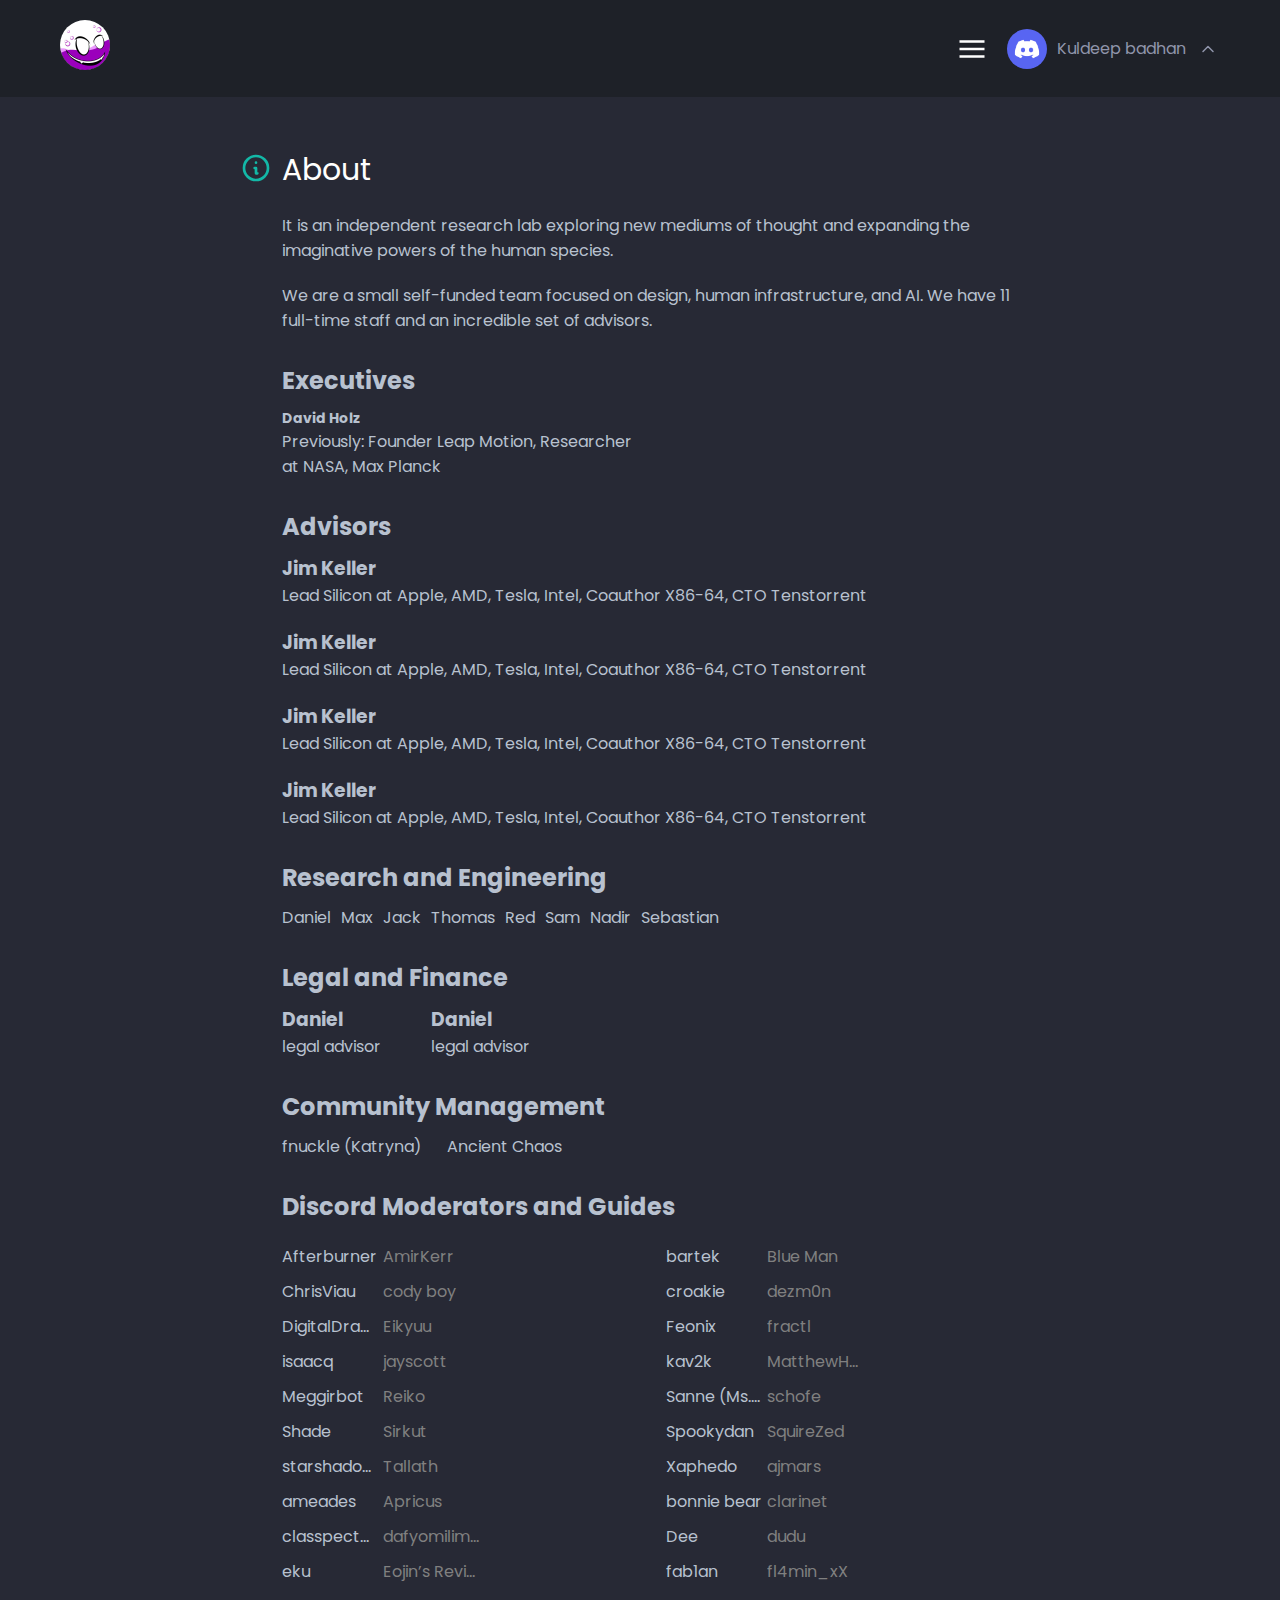
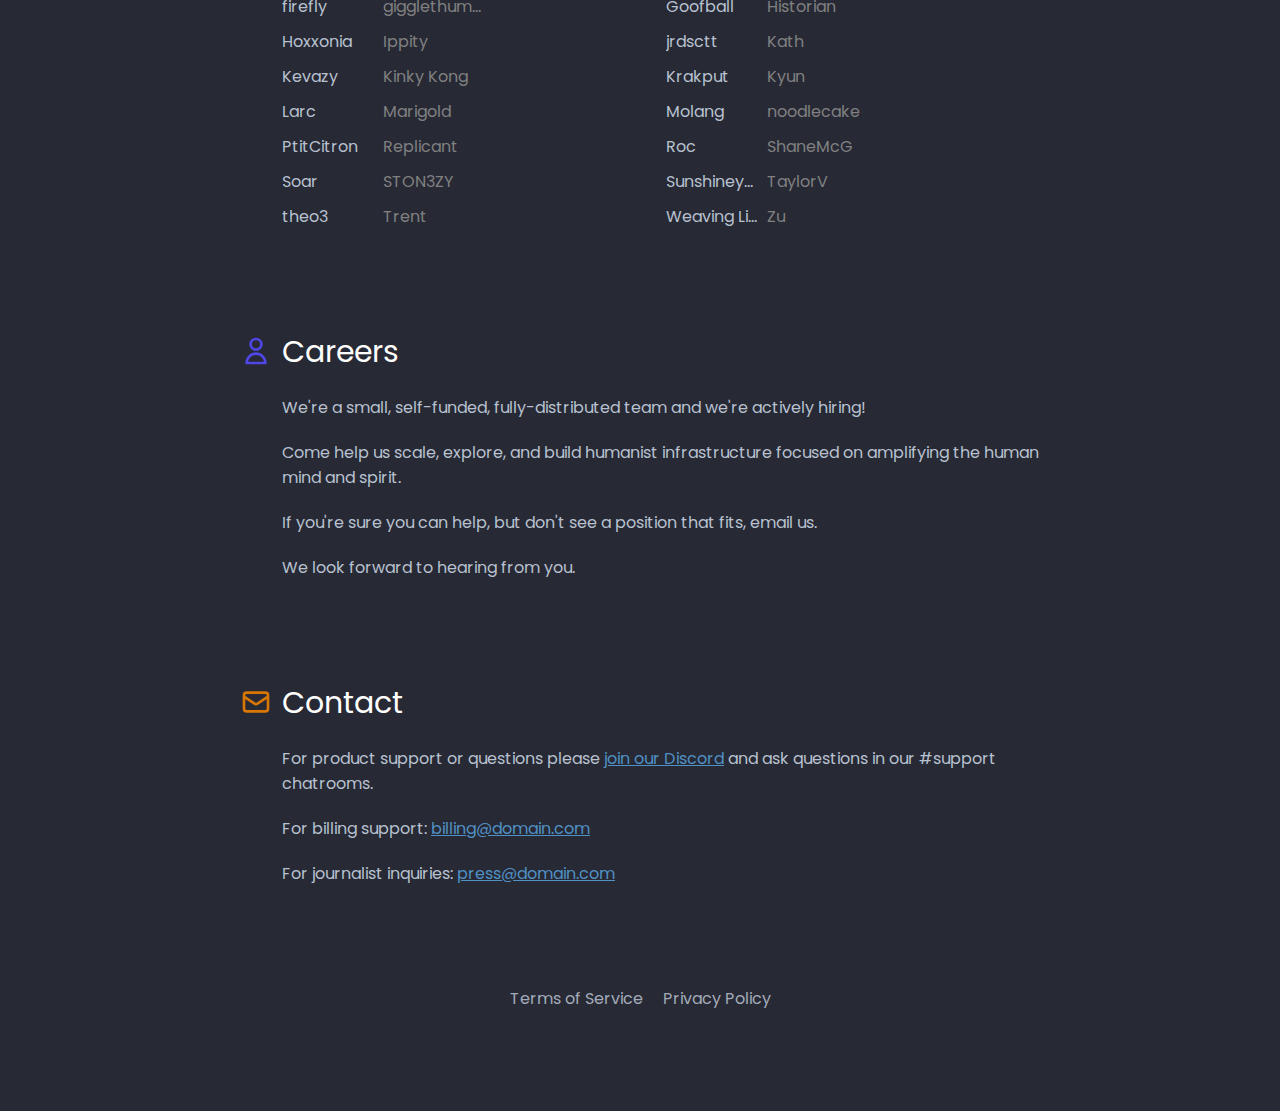
<file: index.html>
<!DOCTYPE html>
<html lang="en">
    <head>
        <meta charset="UTF-8" />
        <meta name="viewport" content="width=device-width, initial-scale=1.0" />
        <link rel="preconnect" href="https://fonts.googleapis.com" />
        <link rel="preconnect" href="https://fonts.gstatic.com" crossorigin />
        <link
            href="https://fonts.googleapis.com/css2?family=Assistant:wght@300;400;500;600;700;800&display=swap"
            rel="stylesheet"
        />
        <link rel="shortcut icon" href="/img/favicon.jpg" type="image/x-icon" />
        <link rel="stylesheet" href="/css/styles.css" />
        <title>Oddities</title>
    </head>
    <body class="home__wrapper">
        <div class="home">
            <header class="header__container">
                <div class="header">
                    <div class="header-logo">
                        <a href="/" class="header-logo__attachment">
                            <img src="/img/logo.jpg" alt="Logo" />
                        </a>
                    </div>
                    <div class="header-menu">
                        <div class="header-menu__mobile">
                            <span
                                class="header-menu__hamburger-btn header-menu__hamburger-btn--active"
                            >
                                <svg
                                    size="25"
                                    color="white"
                                    width="25"
                                    height="25"
                                    viewBox="0 0 24 24"
                                    fill="#FFFFFF"
                                    stroke="none"
                                    class="inline-block undefined"
                                    xmlns="http://www.w3.org/2000/svg"
                                >
                                    <g id="Menu">
                                        <path
                                            fill-rule="evenodd"
                                            clip-rule="evenodd"
                                            d="M22 7V5H2V7H22ZM22 11V13H2V11H22ZM22 17V19H2V17H22Z"
                                        ></path>
                                    </g>
                                </svg>
                            </span>
                            <span class="header-menu__cross-btn">
                                <svg
                                    size="25"
                                    color="white"
                                    width="25"
                                    height="25"
                                    viewBox="0 0 30 30"
                                    fill="#FFFFFF"
                                    stroke="none"
                                    class="inline-block undefined"
                                    xmlns="http://www.w3.org/2000/svg"
                                >
                                    <g id="CloseSmall">
                                        <path
                                            fill-rule="evenodd"
                                            clip-rule="evenodd"
                                            d="M15 13.5858L21.364 7.22183L22.7782 8.63604L16.4143 15L22.7782 21.364L21.364 22.7782L15 16.4142L8.63608 22.7782L7.22187 21.364L13.5858 15L7.22187 8.63604L8.63608 7.22183L15 13.5858Z"
                                        ></path>
                                    </g>
                                </svg>
                            </span>
                        </div>
                        <div class="header-menu__button-group">
                            <a
                                href="#premium-link"
                                class="header-menu__premium header-menu__premium--btn"
                            >
                                <svg
                                    width="24"
                                    height="24"
                                    viewBox="0 0 24 24"
                                    fill="none"
                                    xmlns="http://www.w3.org/2000/svg"
                                >
                                    <g clip-path="url(#prefix__clip0)">
                                        <path
                                            d="M13.174 17.44h-1.349v.003h1.349v-.003z"
                                            fill="#FFCB39"
                                        ></path>
                                        <path
                                            opacity="0.3"
                                            d="M13.174 17.44h-1.349v.003h1.349v-.003z"
                                            fill="#fff"
                                        ></path>
                                        <path
                                            d="M12.144 6.184a.317.317 0 00-.056-.074l-.019-.015a.44.44 0 00-.059-.037h-.016l-.072-.021a.332.332 0 00-.088 0v4.47l1.137-2.774-.827-1.549z"
                                            fill="#FFCB39"
                                        ></path>
                                        <path
                                            d="M11.826 18.91v-1.186H4.154a1.62 1.62 0 00-1.135.462c-.301.296-.47.697-.47 1.116v.131c0 .418.169.82.47 1.116.301.295.71.462 1.135.462h6.858l.803-1.986.01-.115z"
                                            fill="#FFE570"
                                        ></path>
                                        <path
                                            d="M21.977 19.088a.42.42 0 000-.052c-.009-.06-.022-.12-.04-.179v-.018a1.463 1.463 0 00-.072-.19l-.016-.034a1.655 1.655 0 00-.094-.165 1.616 1.616 0 00-.283-.321 1.673 1.673 0 00-.375-.24l-.155-.06-.153-.042h-.016l-.13-.021-1.339 3.26h1.121a1.58 1.58 0 001.012-.357c.079-.065.152-.137.22-.213a1.601 1.601 0 00.352-.818V19.302a1.346 1.346 0 00-.032-.213zM16.548 17.724L15.205 21h1.857l1.343-3.276h-1.857z"
                                            fill="#FFCB39"
                                        ></path>
                                        <path
                                            d="M11.012 21h.813v-1.985L11.012 21z"
                                            fill="#FFE570"
                                        ></path>
                                        <path
                                            opacity="0.3"
                                            d="M11.012 21h.813v-1.985L11.012 21z"
                                            fill="#fff"
                                        ></path>
                                        <path
                                            d="M12.355 17.724l-.53 1.29V21h3.38l1.343-3.276h-4.193z"
                                            fill="#FFCB39"
                                        ></path>
                                        <path
                                            opacity="0.3"
                                            d="M12.355 17.724l-.53 1.29V21h3.38l1.343-3.276h-4.193z"
                                            fill="#fff"
                                        ></path>
                                        <path
                                            d="M11.825 19.015l.53-1.291h-.53v1.291zM20.596 17.737h-2.191l-1.338 3.276h2.21l1.338-3.26-.019-.016z"
                                            fill="#FFCB39"
                                        ></path>
                                        <path
                                            opacity="0.3"
                                            d="M20.596 17.737h-2.191l-1.338 3.276h2.21l1.338-3.26-.019-.016z"
                                            fill="#fff"
                                        ></path>
                                        <path
                                            d="M18.763 8.784c-.789-1.717-.647-1.577-2.394-2.366 1.747-.773 1.605-.634 2.394-2.353.787 1.72.645 1.577 2.395 2.366-1.75.776-1.608.64-2.395 2.353zM22.224 6.492c-.587-1.276-.482-1.17-1.777-1.746 1.295-.576 1.19-.47 1.777-1.746.583 1.275.478 1.17 1.776 1.746-1.298.576-1.193.47-1.776 1.746z"
                                            fill="#C8D4FF"
                                        ></path>
                                        <path
                                            d="M20.968 17.443H3.578a.281.281 0 00-.283.278v.003c0 .154.127.279.284.279h17.39a.281.281 0 00.283-.28v-.002a.281.281 0 00-.284-.278z"
                                            fill="#D0A500"
                                        ></path>
                                        <path
                                            d="M11.825 6.024a.308.308 0 00-.22.155l-3.7 7.075a.296.296 0 01-.22.157.305.305 0 01-.259-.083l-4.91-4.822a.304.304 0 00-.474.063.293.293 0 00-.04.173l1.496 8.7h5.48l2.847-6.94V6.023z"
                                            fill="#FFE570"
                                        ></path>
                                        <path
                                            d="M16.297 13.333a.308.308 0 01-.474-.082l-.522-1.001-2.14 5.19h1.806l1.902-4.636-.572.529zM22.303 8.077a.297.297 0 00-.267.074l-1.648 1.488-3.211 7.801h3.917l1.448-9.029a.29.29 0 00-.051-.214.3.3 0 00-.188-.12z"
                                            fill="#FFCB39"
                                        ></path>
                                        <path
                                            d="M11.825 10.501L8.98 17.443h2.847V10.5z"
                                            fill="#FFE570"
                                        ></path>
                                        <path
                                            opacity="0.3"
                                            d="M11.825 10.501L8.98 17.443h2.847V10.5z"
                                            fill="#fff"
                                        ></path>
                                        <path
                                            d="M12.957 7.743l-1.132 2.758v6.939h1.349l2.127-5.19-2.344-4.507z"
                                            fill="#FFCB39"
                                        ></path>
                                        <path
                                            opacity="0.3"
                                            d="M12.957 7.743l-1.132 2.758v6.939h1.349l2.127-5.19-2.344-4.507z"
                                            fill="#fff"
                                        ></path>
                                        <path
                                            d="M16.882 12.805L14.98 17.44h2.213l3.2-7.801-3.51 3.166z"
                                            fill="#FFCB39"
                                        ></path>
                                        <path
                                            opacity="0.3"
                                            d="M16.882 12.805L14.98 17.44h2.213l3.2-7.801-3.51 3.166z"
                                            fill="#fff"
                                        ></path>
                                    </g>
                                    <defs>
                                        <clipPath id="prefix__clip0">
                                            <path
                                                fill="#fff"
                                                transform="translate(2 3)"
                                                d="M0 0h22v18H0z"
                                            ></path>
                                        </clipPath>
                                    </defs>
                                </svg>
                                <span> Premium </span>
                            </a>
                            <button
                                class="header-menu__discord header-menu__discord--btn"
                            >
                                Login with Discord
                            </button>
                        </div>
                        <div class="header-menu__user">
                            <div class="header-menu__avatar">
                                <img src="/img/discord.png" alt="User Avatar" />
                            </div>
                            <div class="header-menu__name">Kuldeep badhan</div>
                            <svg
                                width="24"
                                height="24"
                                viewBox="0 0 24 24"
                                fill="none"
                                xmlns="http://www.w3.org/2000/svg"
                                class="ltr:ml-1 rtl:mr-1 text-dark-200 transition-all -scale-100"
                            >
                                <path
                                    d="M7 14.5l5-5 5 5"
                                    stroke="currentColor"
                                    stroke-width="1.5"
                                    stroke-linecap="round"
                                    stroke-linejoin="round"
                                ></path>
                            </svg>
                            <div class="header-menu__list">
                                <h4 class="header-menu__list-title">
                                    Oddities
                                </h4>
                                <a href="#" class="header-menu__list-item"
                                    >Personal rank card</a
                                >
                                <a href="#" class="header-menu__list-item"
                                    >Pro</a
                                >
                                <a href="#" class="header-menu__list-item"
                                    >Monetize community</a
                                >
                                <h4 class="header-menu__list-title">
                                    SERVERS OWNERS
                                </h4>
                                <a href="#" class="header-menu__list-item"
                                    >My servers</a
                                >
                                <a href="#" class="header-menu__list-item"
                                    >Transfer premium</a
                                >
                                <a href="#" class="header-menu__list-item"
                                    >Manage NFT Pass</a
                                >
                                <h4 class="header-menu__list-title">PAYMENT</h4>
                                <a href="#" class="header-menu__list-item"
                                    >Billing</a
                                >
                                <a href="#" class="header-menu__list-item"
                                    >Language</a
                                >
                                <a href="#" class="header-menu__list-item"
                                    >Changelogs</a
                                >
                                <a href="#" class="header-menu__list-item"
                                    >Support server</a
                                >
                                <a href="#" class="header-menu__list-item"
                                    >Logout</a
                                >
                            </div>
                        </div>
                    </div>
                </div>
            </header>
            <section class="about">
                <div class="about__icon">
                    <svg
                        xmlns="http://www.w3.org/2000/svg"
                        fill="none"
                        viewBox="0 0 24 24"
                        stroke-width="2"
                        stroke="currentColor"
                        aria-hidden="true"
                        height="32"
                        class="right-full mr-2 text-teal-500 md:absolute"
                    >
                        <path
                            stroke-linecap="round"
                            stroke-linejoin="round"
                            d="M13 16h-1v-4h-1m1-4h.01M21 12a9 9 0 11-18 0 9 9 0 0118 0z"
                        ></path>
                    </svg>
                </div>
                <div class="about__content">
                    <div class="about__header">
                        <div class="about__header-title">About</div>
                    </div>
                    <div class="about__body">
                        <p class="about__paragraph">
                            It is an independent research lab exploring new
                            mediums of thought and expanding the imaginative
                            powers of the human species.
                        </p>
                        <p class="about__paragraph">
                            We are a small self-funded team focused on design,
                            human infrastructure, and AI. We have 11 full-time
                            staff and an incredible set of advisors.
                        </p>
                        <div class="about__executives">
                            <h4 class="about__executives-heading">
                                Executives
                            </h4>
                            <h3 class="about__executives-name">David Holz</h3>
                            <p class="about__executives-desc">
                                Previously: Founder Leap Motion, Researcher at
                                NASA, Max Planck
                            </p>
                            <p></p>
                        </div>
                        <div class="about__advisors">
                            <h4 class="about__advisors-heading">Advisors</h4>
                            <div class="about__advisors-list">
                                <div class="about__advisors-item">
                                    <h3 class="about__advisors-name">
                                        Jim Keller
                                    </h3>
                                    <p class="about__advisors-desc">
                                        Lead Silicon at Apple, AMD, Tesla,
                                        Intel, Coauthor X86-64, CTO Tenstorrent
                                    </p>
                                </div>
                                <div class="about__advisors-item">
                                    <h3 class="about__advisors-name">
                                        Jim Keller
                                    </h3>
                                    <p class="about__advisors-desc">
                                        Lead Silicon at Apple, AMD, Tesla,
                                        Intel, Coauthor X86-64, CTO Tenstorrent
                                    </p>
                                </div>
                                <div class="about__advisors-item">
                                    <h3 class="about__advisors-name">
                                        Jim Keller
                                    </h3>
                                    <p class="about__advisors-desc">
                                        Lead Silicon at Apple, AMD, Tesla,
                                        Intel, Coauthor X86-64, CTO Tenstorrent
                                    </p>
                                </div>
                                <div class="about__advisors-item">
                                    <h3 class="about__advisors-name">
                                        Jim Keller
                                    </h3>
                                    <p class="about__advisors-desc">
                                        Lead Silicon at Apple, AMD, Tesla,
                                        Intel, Coauthor X86-64, CTO Tenstorrent
                                    </p>
                                </div>
                            </div>
                        </div>
                        <div class="about__research">
                            <h3 class="about__research-title">
                                Research and Engineering
                            </h3>
                            <div class="about__research-employee">
                                <span class="about__research-employee-name"
                                    >Daniel</span
                                >
                                <span class="about__research-employee-name"
                                    >Max</span
                                >
                                <span class="about__research-employee-name"
                                    >Jack</span
                                >
                                <span class="about__research-employee-name"
                                    >Thomas</span
                                >
                                <span class="about__research-employee-name"
                                    >Red</span
                                >
                                <span class="about__research-employee-name"
                                    >Sam</span
                                >
                                <span class="about__research-employee-name"
                                    >Nadir</span
                                >
                                <span class="about__research-employee-name"
                                    >Sebastian</span
                                >
                            </div>
                        </div>
                        <div class="about__legal">
                            <h3 class="about__legal-title">
                                Legal and Finance
                            </h3>
                            <div class="about__legal-employee">
                                <div class="about__legal-list">
                                    <h3 class="about__legal-name">Daniel</h3>

                                    <div class="about__legal-designation">
                                        legal advisor
                                    </div>
                                </div>
                                <div class="about__legal-list">
                                    <h3 class="about__legal-name">Daniel</h3>

                                    <div class="about__legal-designation">
                                        legal advisor
                                    </div>
                                </div>
                            </div>
                        </div>
                        <div class="about__community">
                            <h3 class="about__community-title">
                                Community Management
                            </h3>
                            <div class="about__community-list">
                                <span class="about__community-name"
                                    >fnuckle (Katryna)</span
                                >
                                <span class="about__community-name"
                                    >Ancient Chaos</span
                                >
                            </div>
                        </div>
                        <div class="about__employee">
                            <h3 class="about__employee-title">
                                Discord Moderators and Guides
                            </h3>
                            <div class="about__employee-list">
                                <div class="about__employee-guides">
                                    <span class="about__employee-occupation"
                                        >Afterburner</span
                                    >
                                    <span class="about__employee-name"
                                        >AmirKerr</span
                                    >
                                </div>
                                <div class="about__employee-guides">
                                    <span class="about__employee-occupation"
                                        >bartek</span
                                    >
                                    <span class="about__employee-name"
                                        >Blue Man</span
                                    >
                                </div>
                                <div class="about__employee-guides">
                                    <span class="about__employee-occupation"
                                        >ChrisViau</span
                                    >
                                    <span class="about__employee-name"
                                        >cody boy</span
                                    >
                                </div>
                                <div class="about__employee-guides">
                                    <span class="about__employee-occupation"
                                        >croakie</span
                                    >
                                    <span class="about__employee-name"
                                        >dezm0n</span
                                    >
                                </div>
                                <div class="about__employee-guides">
                                    <span class="about__employee-occupation"
                                        >DigitalDragon</span
                                    >
                                    <span class="about__employee-name"
                                        >Eikyuu</span
                                    >
                                </div>
                                <div class="about__employee-guides">
                                    <span class="about__employee-occupation"
                                        >Feonix</span
                                    >
                                    <span class="about__employee-name"
                                        >fractl</span
                                    >
                                </div>
                                <div class="about__employee-guides">
                                    <span class="about__employee-occupation"
                                        >isaacq</span
                                    >
                                    <span class="about__employee-name"
                                        >jayscott</span
                                    >
                                </div>
                                <div class="about__employee-guides">
                                    <span class="about__employee-occupation"
                                        >kav2k</span
                                    >
                                    <span class="about__employee-name"
                                        >MatthewHaggett</span
                                    >
                                </div>
                                <div class="about__employee-guides">
                                    <span class="about__employee-occupation"
                                        >Meggirbot</span
                                    >
                                    <span class="about__employee-name"
                                        >Reiko</span
                                    >
                                </div>
                                <div class="about__employee-guides">
                                    <span class="about__employee-occupation"
                                        >Sanne (Ms. Unicorn)</span
                                    >
                                    <span class="about__employee-name"
                                        >schofe</span
                                    >
                                </div>
                                <div class="about__employee-guides">
                                    <span class="about__employee-occupation"
                                        >Shade</span
                                    >
                                    <span class="about__employee-name"
                                        >Sirkut</span
                                    >
                                </div>
                                <div class="about__employee-guides">
                                    <span class="about__employee-occupation"
                                        >Spookydan</span
                                    >
                                    <span class="about__employee-name"
                                        >SquireZed</span
                                    >
                                </div>
                                <div class="about__employee-guides">
                                    <span class="about__employee-occupation"
                                        >starshadowx2</span
                                    >
                                    <span class="about__employee-name"
                                        >Tallath</span
                                    >
                                </div>
                                <div class="about__employee-guides">
                                    <span class="about__employee-occupation"
                                        >Xaphedo</span
                                    >
                                    <span class="about__employee-name"
                                        >ajmars</span
                                    >
                                </div>
                                <div class="about__employee-guides">
                                    <span class="about__employee-occupation"
                                        >ameades</span
                                    >
                                    <span class="about__employee-name"
                                        >Apricus</span
                                    >
                                </div>
                                <div class="about__employee-guides">
                                    <span class="about__employee-occupation"
                                        >bonnie bear</span
                                    >
                                    <span class="about__employee-name"
                                        >clarinet</span
                                    >
                                </div>
                                <div class="about__employee-guides">
                                    <span class="about__employee-occupation"
                                        >classpectanon</span
                                    >
                                    <span class="about__employee-name"
                                        >dafyomilimerick</span
                                    >
                                </div>
                                <div class="about__employee-guides">
                                    <span class="about__employee-occupation"
                                        >Dee</span
                                    >
                                    <span class="about__employee-name"
                                        >dudu</span
                                    >
                                </div>
                                <div class="about__employee-guides">
                                    <span class="about__employee-occupation"
                                        >eku</span
                                    >
                                    <span class="about__employee-name"
                                        >Eojin’s Reviews</span
                                    >
                                </div>
                                <div class="about__employee-guides">
                                    <span class="about__employee-occupation"
                                        >fab1an</span
                                    >
                                    <span class="about__employee-name"
                                        >fl4min_xX</span
                                    >
                                </div>
                                <div class="about__employee-guides">
                                    <span class="about__employee-occupation"
                                        >firefly</span
                                    >
                                    <span class="about__employee-name"
                                        >gigglethumps</span
                                    >
                                </div>
                                <div class="about__employee-guides">
                                    <span class="about__employee-occupation"
                                        >Goofball</span
                                    >
                                    <span class="about__employee-name"
                                        >Historian</span
                                    >
                                </div>
                                <div class="about__employee-guides">
                                    <span class="about__employee-occupation"
                                        >Hoxxonia</span
                                    >
                                    <span class="about__employee-name"
                                        >Ippity</span
                                    >
                                </div>
                                <div class="about__employee-guides">
                                    <span class="about__employee-occupation"
                                        >jrdsctt</span
                                    >
                                    <span class="about__employee-name"
                                        >Kath</span
                                    >
                                </div>
                                <div class="about__employee-guides">
                                    <span class="about__employee-occupation"
                                        >Kevazy</span
                                    >
                                    <span class="about__employee-name"
                                        >Kinky Kong</span
                                    >
                                </div>
                                <div class="about__employee-guides">
                                    <span class="about__employee-occupation"
                                        >Krakput</span
                                    >
                                    <span class="about__employee-name"
                                        >Kyun</span
                                    >
                                </div>
                                <div class="about__employee-guides">
                                    <span class="about__employee-occupation"
                                        >Larc</span
                                    >
                                    <span class="about__employee-name"
                                        >Marigold</span
                                    >
                                </div>
                                <div class="about__employee-guides">
                                    <span class="about__employee-occupation"
                                        >Molang</span
                                    >
                                    <span class="about__employee-name"
                                        >noodlecake</span
                                    >
                                </div>
                                <div class="about__employee-guides">
                                    <span class="about__employee-occupation"
                                        >PtitCitron</span
                                    >
                                    <span class="about__employee-name"
                                        >Replicant</span
                                    >
                                </div>
                                <div class="about__employee-guides">
                                    <span class="about__employee-occupation"
                                        >Roc</span
                                    >
                                    <span class="about__employee-name"
                                        >ShaneMcG</span
                                    >
                                </div>
                                <div class="about__employee-guides">
                                    <span class="about__employee-occupation"
                                        >Soar</span
                                    >
                                    <span class="about__employee-name"
                                        >STON3ZY</span
                                    >
                                </div>
                                <div class="about__employee-guides">
                                    <span class="about__employee-occupation"
                                        >SunshineyDay</span
                                    >
                                    <span class="about__employee-name"
                                        >TaylorV</span
                                    >
                                </div>
                                <div class="about__employee-guides">
                                    <span class="about__employee-occupation"
                                        >theo3</span
                                    >
                                    <span class="about__employee-name"
                                        >Trent</span
                                    >
                                </div>
                                <div class="about__employee-guides">
                                    <span class="about__employee-occupation"
                                        >Weaving Light</span
                                    >
                                    <span class="about__employee-name">Zu</span>
                                </div>
                            </div>
                        </div>
                    </div>
                </div>
            </section>
            <section class="careers">
                <div class="careers__icon">
                    <svg
                        xmlns="http://www.w3.org/2000/svg"
                        fill="none"
                        viewBox="0 0 24 24"
                        stroke-width="2"
                        stroke="currentColor"
                        aria-hidden="true"
                        height="32"
                        class="right-full mr-2 text-indigo-600 md:absolute"
                    >
                        <path
                            stroke-linecap="round"
                            stroke-linejoin="round"
                            d="M16 7a4 4 0 11-8 0 4 4 0 018 0zM12 14a7 7 0 00-7 7h14a7 7 0 00-7-7z"
                        ></path>
                    </svg>
                </div>
                <div class="careers__content">
                    <div class="careers__header">
                        <div class="careers__header-title">Careers</div>
                    </div>
                    <div class="careers__body">
                        <p class="careers__paragraph">
                            We're a small, self-funded, fully-distributed team
                            and we're actively hiring!
                        </p>
                        <p class="careers__paragraph">
                            Come help us scale, explore, and build humanist
                            infrastructure focused on amplifying the human mind
                            and spirit.
                        </p>
                        <p class="careers__paragraph">
                            If you're sure you can help, but don't see a
                            position that fits, email us.
                        </p>
                        <p class="careers__paragraph">
                            We look forward to hearing from you.
                        </p>
                    </div>
                </div>
            </section>
            <section class="contact">
                <div class="contact__icon">
                    <svg
                        xmlns="http://www.w3.org/2000/svg"
                        fill="none"
                        viewBox="0 0 24 24"
                        stroke-width="2"
                        stroke="currentColor"
                        aria-hidden="true"
                        height="32"
                        class="right-full mr-2 text-amber-600 md:absolute"
                    >
                        <path
                            stroke-linecap="round"
                            stroke-linejoin="round"
                            d="M3 8l7.89 5.26a2 2 0 002.22 0L21 8M5 19h14a2 2 0 002-2V7a2 2 0 00-2-2H5a2 2 0 00-2 2v10a2 2 0 002 2z"
                        ></path>
                    </svg>
                </div>
                <div class="contact__body">
                    <div class="contact__header">
                        <div class="contact__header-title">Contact</div>
                    </div>
                    <div class="contact__body">
                        <p class="contact__paragraph">
                            For product support or questions please
                            <a href="#">join our Discord</a> and ask questions
                            in our #support chatrooms.
                        </p>
                        <p class="contact__paragraph">
                            For billing support:
                            <a
                                href="mailto:billing@domain.com"
                                class="contact__email"
                                >billing@domain.com</a
                            >
                        </p>
                        <p class="contact__paragraph">
                            For journalist inquiries:
                            <a
                                href="mailto:press@domain.com"
                                class="contact__email"
                                >press@domain.com</a
                            >
                        </p>
                    </div>
                </div>
            </section>
            <footer class="footer">
                <div class="footer__links">
                    <a href="#" class="footer__link">Terms of Service</a>
                    <a href="#" class="footer__link">Privacy Policy</a>
                </div>
            </footer>
        </div>
        <script>
            let hamburgerBtn = document.querySelector(
                ".header-menu__hamburger-btn"
            );
            let crossBtn = document.querySelector(".header-menu__cross-btn");
            let headerBtns = document.querySelector(
                ".header-menu__button-group"
            );

            let user = document.querySelector(".header-menu__user");
            let userSubMenu = document.querySelector(".header-menu__list");

            user.addEventListener("click", () => {
                userSubMenu.classList.toggle("header-menu__list--active");
            });

            hamburgerBtn.addEventListener("click", () => {
                hamburgerBtn.classList.remove(
                    "header-menu__hamburger-btn--active"
                );
                crossBtn.classList.add("header-menu__cross-btn--active");
                headerBtns.classList.add("header-menu__button-group--active");
            });

            crossBtn.addEventListener("click", () => {
                hamburgerBtn.classList.add(
                    "header-menu__hamburger-btn--active"
                );
                crossBtn.classList.remove("header-menu__cross-btn--active");
                headerBtns.classList.remove(
                    "header-menu__button-group--active"
                );
            });
        </script>
    </body>
</html>
</file>
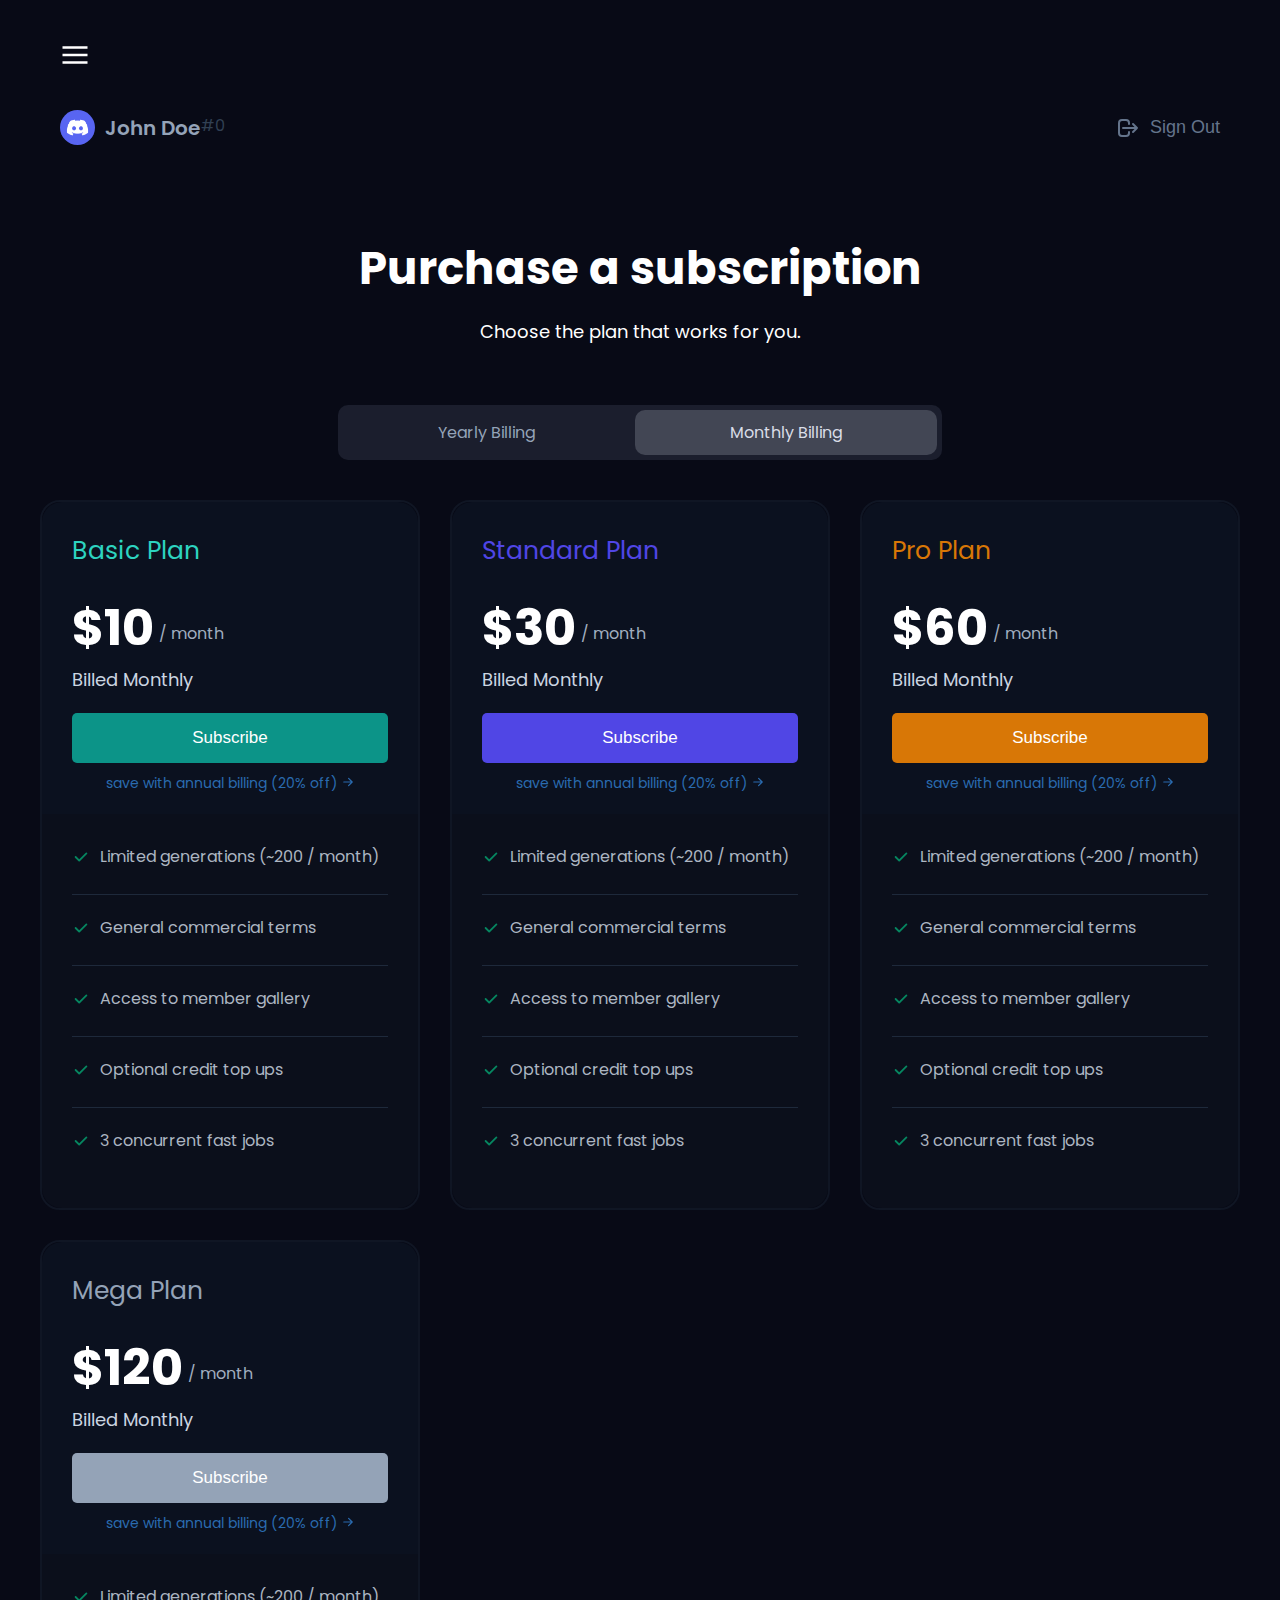
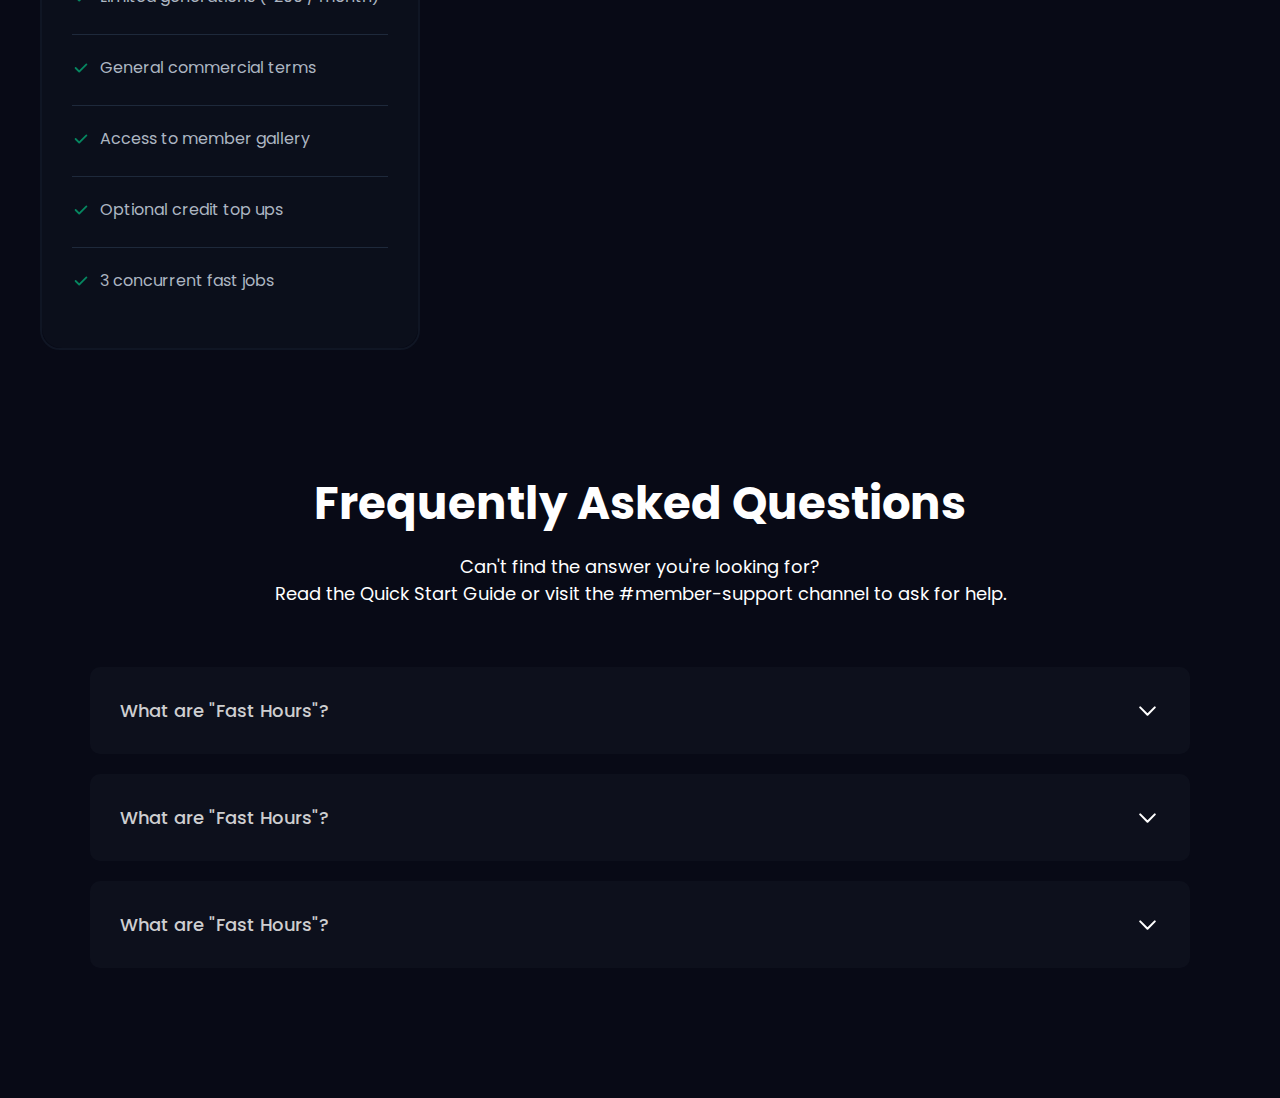
<file: billing.html>
<!DOCTYPE html>
<html lang="en">
    <head>
        <meta charset="UTF-8" />
        <meta name="viewport" content="width=device-width, initial-scale=1.0" />
        <link rel="preconnect" href="https://fonts.googleapis.com" />
        <link rel="preconnect" href="https://fonts.gstatic.com" crossorigin />
        <link
            href="https://fonts.googleapis.com/css2?family=Assistant:wght@300;400;500;600;700;800&display=swap"
            rel="stylesheet"
        />
        <link rel="shortcut icon" href="/img/favicon.jpg" type="image/x-icon" />
        <link rel="stylesheet" href="/css/styles.css" />
        <title>Oddities</title>
    </head>
    <body class="billing__wrapper">
        <main class="billing">
            <div class="sidebar__wrapper">
                <div class="sidebar">
                    <div class="sidebar-nav">
                        <div class="sidebar-nav__logo">
                            <span>
                                <img
                                    src="/img/logo.jpg"
                                    alt="Company Logo"
                                    class="sidebar-nav__logo-img"
                                />
                            </span>
                            <h2 class="sidebar-nav__logo-text">Oddities</h2>
                        </div>
                        <nav class="sidebar-nav__list-container">
                            <ul class="sidebar-nav__list">
                                <li class="sidebar-nav__list-item">
                                    <a
                                        href="/dashboard.html"
                                        class="sidebar-nav__list-link"
                                    >
                                        <svg
                                            xmlns="http://www.w3.org/2000/svg"
                                            fill="none"
                                            viewBox="0 0 24 24"
                                            stroke-width="2"
                                            stroke="currentColor"
                                            aria-hidden="true"
                                            height="22"
                                            class="text-[#95B4F0] shrink-0 grow-0"
                                        >
                                            <path
                                                stroke-linecap="round"
                                                stroke-linejoin="round"
                                                d="M3 12l2-2m0 0l7-7 7 7M5 10v10a1 1 0 001 1h3m10-11l2 2m-2-2v10a1 1 0 01-1 1h-3m-6 0a1 1 0 001-1v-4a1 1 0 011-1h2a1 1 0 011 1v4a1 1 0 001 1m-6 0h6"
                                            ></path>
                                        </svg>
                                        <span class="sidebar-nav__list-text">
                                            Home
                                        </span>
                                    </a>
                                </li>
                                <li class="sidebar-nav__list-item">
                                    <a href="#" class="sidebar-nav__list-link">
                                        <svg
                                            xmlns="http://www.w3.org/2000/svg"
                                            fill="none"
                                            viewBox="0 0 24 24"
                                            stroke-width="2"
                                            stroke="currentColor"
                                            aria-hidden="true"
                                            height="22"
                                            class="text-[#95B4F0] shrink-0 grow-0"
                                        >
                                            <path
                                                stroke-linecap="round"
                                                stroke-linejoin="round"
                                                d="M17 20h5v-2a3 3 0 00-5.356-1.857M17 20H7m10 0v-2c0-.656-.126-1.283-.356-1.857M7 20H2v-2a3 3 0 015.356-1.857M7 20v-2c0-.656.126-1.283.356-1.857m0 0a5.002 5.002 0 019.288 0M15 7a3 3 0 11-6 0 3 3 0 016 0zm6 3a2 2 0 11-4 0 2 2 0 014 0zM7 10a2 2 0 11-4 0 2 2 0 014 0z"
                                            ></path>
                                        </svg>
                                        <span class="sidebar-nav__list-text">
                                            Community Showcase
                                        </span>
                                    </a>
                                </li>
                            </ul>
                            <div class="sidebar-nav__line"></div>
                            <ul class="sidebar-nav__list">
                                <li class="sidebar-nav__list-item">
                                    <a href="#" class="sidebar-nav__list-link">
                                        <span
                                            class="sidebar-nav__list-icon--light"
                                        >
                                            <svg
                                                xmlns="http://www.w3.org/2000/svg"
                                                fill="none"
                                                viewBox="0 0 24 24"
                                                stroke-width="2"
                                                stroke="currentColor"
                                                aria-hidden="true"
                                                height="22"
                                                class="text-[#5a7dc2] shrink-0 grow-0"
                                            >
                                                <path
                                                    stroke-linecap="round"
                                                    stroke-linejoin="round"
                                                    d="M11 5H6a2 2 0 00-2 2v11a2 2 0 002 2h11a2 2 0 002-2v-5m-1.414-9.414a2 2 0 112.828 2.828L11.828 15H9v-2.828l8.586-8.586z"
                                                ></path>
                                            </svg>
                                        </span>

                                        <span
                                            class="sidebar-nav__list-text--small"
                                        >
                                            Manage Subs
                                        </span>
                                    </a>
                                </li>
                                <li class="sidebar-nav__list-item">
                                    <a href="#" class="sidebar-nav__list-link"
                                        ><span
                                            class="sidebar-nav__list-icon--light"
                                        >
                                            <svg
                                                xmlns="http://www.w3.org/2000/svg"
                                                fill="none"
                                                viewBox="0 0 24 24"
                                                stroke-width="2"
                                                stroke="currentColor"
                                                aria-hidden="true"
                                                height="22"
                                                class="text-[#5a7dc2] shrink-0 grow-0"
                                            >
                                                <path
                                                    stroke-linecap="round"
                                                    stroke-linejoin="round"
                                                    d="M8.228 9c.549-1.165 2.03-2 3.772-2 2.21 0 4 1.343 4 3 0 1.4-1.278 2.575-3.006 2.907-.542.104-.994.54-.994 1.093m0 3h.01M21 12a9 9 0 11-18 0 9 9 0 0118 0z"
                                                ></path>
                                            </svg>
                                        </span>

                                        <span
                                            class="sidebar-nav__list-text--small"
                                        >
                                            Help & FAQ
                                        </span></a
                                    >
                                </li>
                                <li class="sidebar-nav__list-item">
                                    <a href="#" class="sidebar-nav__list-link"
                                        ><span
                                            class="sidebar-nav__list-icon--light"
                                        >
                                            <svg
                                                xmlns="http://www.w3.org/2000/svg"
                                                fill="none"
                                                viewBox="0 0 24 24"
                                                stroke-width="2"
                                                stroke="currentColor"
                                                aria-hidden="true"
                                                height="22"
                                                class="text-[#5a7dc2] shrink-0 grow-0"
                                            >
                                                <path
                                                    stroke-linecap="round"
                                                    stroke-linejoin="round"
                                                    d="M13 16h-1v-4h-1m1-4h.01M21 12a9 9 0 11-18 0 9 9 0 0118 0z"
                                                ></path>
                                            </svg>
                                        </span>

                                        <span
                                            class="sidebar-nav__list-text--small"
                                        >
                                            About & Careers
                                        </span></a
                                    >
                                </li>
                            </ul>
                        </nav>
                    </div>
                    <div class="sidebar-detail">
                        <button class="sidebar__notification-btn">
                            <svg
                                xmlns="http://www.w3.org/2000/svg"
                                fill="none"
                                viewBox="0 0 24 24"
                                stroke-width="2"
                                stroke="currentColor"
                                aria-hidden="true"
                                height="22"
                                class="shrink-0 text-blue-400 transition-transform"
                            >
                                <path
                                    stroke-linecap="round"
                                    stroke-linejoin="round"
                                    d="M15 17h5l-1.405-1.405A2.032 2.032 0 0118 14.158V11a6.002 6.002 0 00-4-5.659V5a2 2 0 10-4 0v.341C7.67 6.165 6 8.388 6 11v3.159c0 .538-.214 1.055-.595 1.436L4 17h5m6 0v1a3 3 0 11-6 0v-1m6 0H9"
                                ></path>
                            </svg>
                            <span class="sidebar__btn-text">
                                Notifications</span
                            >

                            <span class="sidebar__notification-count">0</span>
                        </button>
                        <div class="sidebar__user-box">
                            <img
                                src="/img/discord.png"
                                alt="User Avatar"
                                class="sidebar__avatar"
                            />
                            <div class="sidebar__user-info">
                                <div class="sidebar__user-name">John Doe</div>
                                <div class="sidebar__user-hashtag">#0</div>
                            </div>
                            <button
                                title="toggle menu button"
                                class="sidebar__menu-toggle-btn"
                            >
                                <svg
                                    class="sidebar__menu-btn-icon"
                                    xmlns="http://www.w3.org/2000/svg"
                                    fill="none"
                                    viewBox="0 0 24 24"
                                    stroke-width="2"
                                    stroke="currentColor"
                                    aria-hidden="true"
                                    height="20"
                                    class="text-slate-300"
                                >
                                    <path
                                        stroke-linecap="round"
                                        stroke-linejoin="round"
                                        d="M5 12h.01M12 12h.01M19 12h.01M6 12a1 1 0 11-2 0 1 1 0 012 0zm7 0a1 1 0 11-2 0 1 1 0 012 0zm7 0a1 1 0 11-2 0 1 1 0 012 0z"
                                    ></path>
                                </svg>
                            </button>
                            <div class="sidebar__menu">
                                <ul class="sidebar__menu-list">
                                    <li class="sidebar__menu-item">
                                        <a href="#" class="sidebar__menu-link">
                                            <span> Manage Subs</span>

                                            <svg
                                                size="16"
                                                width="16"
                                                height="16"
                                                viewBox="0 0 24 24"
                                                fill="currentColor"
                                                stroke="none"
                                                class="inline-block undefined"
                                                xmlns="http://www.w3.org/2000/svg"
                                            >
                                                <g id="Avatar">
                                                    <path
                                                        fill-rule="evenodd"
                                                        clip-rule="evenodd"
                                                        d="M12 23C5.92487 23 1 18.0751 1 12C1 5.92487 5.92487 1 12 1C18.0751 1 23 5.92487 23 12C23 18.0751 18.0751 23 12 23ZM19.3995 17.1246C20.4086 15.6703 21 13.9042 21 12C21 7.02944 16.9706 3 12 3C7.02944 3 3 7.02944 3 12C3 13.9042 3.59138 15.6703 4.6005 17.1246C5.72595 15.6381 8.3706 15 12 15C15.6294 15 18.274 15.6381 19.3995 17.1246ZM17.9647 18.7398C17.672 17.6874 15.5694 17 12 17C8.43062 17 6.328 17.6874 6.03532 18.7398C7.6233 20.1462 9.71194 21 12 21C14.2881 21 16.3767 20.1462 17.9647 18.7398ZM12 15C9.76086 15 8 13.4274 8 10C8 7.75576 9.5791 6 12 6C14.4142 6 16 7.92158 16 10.2C16 13.4796 14.2181 15 12 15ZM10 10C10 12.2693 10.8182 13 12 13C13.1777 13 14 12.2984 14 10.2C14 8.95042 13.2157 8 12 8C10.7337 8 10 8.81582 10 10Z"
                                                    ></path>
                                                </g>
                                            </svg>
                                        </a>
                                    </li>
                                    <li class="sidebar__menu-item">
                                        <a href="#" class="sidebar__menu-link">
                                            <span> View Pass </span>
                                            <svg
                                                xmlns="http://www.w3.org/2000/svg"
                                                fill="none"
                                                viewBox="0 0 24 24"
                                                stroke-width="2"
                                                stroke="currentColor"
                                                aria-hidden="true"
                                                height="16"
                                            >
                                                <path
                                                    stroke-linecap="round"
                                                    stroke-linejoin="round"
                                                    d="M10 6H5a2 2 0 00-2 2v9a2 2 0 002 2h14a2 2 0 002-2V8a2 2 0 00-2-2h-5m-4 0V5a2 2 0 114 0v1m-4 0a2 2 0 104 0m-5 8a2 2 0 100-4 2 2 0 000 4zm0 0c1.306 0 2.417.835 2.83 2M9 14a3.001 3.001 0 00-2.83 2M15 11h3m-3 4h2"
                                                ></path>
                                            </svg>
                                        </a>
                                    </li>
                                    <li class="sidebar__menu-item">
                                        <a href="#" class="sidebar__menu-link">
                                            <span> Go to Discord </span>
                                            <svg
                                                size="16"
                                                width="16"
                                                height="16"
                                                viewBox="0 0 18 18"
                                                fill="currentColor"
                                                stroke="none"
                                                class="inline-block undefined"
                                                xmlns="http://www.w3.org/2000/svg"
                                            >
                                                <g id="ExternalLink">
                                                    <path
                                                        fill-rule="evenodd"
                                                        clip-rule="evenodd"
                                                        d="M8.77814 10.2803L14.2478 4.81066V8.25H15.7478V2.25H9.74781V3.75H13.1872L7.71748 9.21967L8.77814 10.2803ZM14.25 14.25V10.5H12.75V14.25H3.75V5.25H7.5V3.75H3.75C2.92157 3.75 2.25 4.42157 2.25 5.25V14.25C2.25 15.0784 2.92157 15.75 3.75 15.75H12.75C13.5784 15.75 14.25 15.0784 14.25 14.25Z"
                                                    ></path>
                                                </g>
                                            </svg>
                                        </a>
                                    </li>
                                    <li class="sidebar__menu-item">
                                        <a
                                            href="#"
                                            class="sidebar__menu-link sidebar__menu-link--sign-out"
                                        >
                                            <span> Sign Out</span>
                                            <svg
                                                xmlns="http://www.w3.org/2000/svg"
                                                fill="none"
                                                viewBox="0 0 24 24"
                                                stroke-width="2"
                                                stroke="currentColor"
                                                aria-hidden="true"
                                                height="16"
                                            >
                                                <path
                                                    stroke-linecap="round"
                                                    stroke-linejoin="round"
                                                    d="M17 16l4-4m0 0l-4-4m4 4H7m6 4v1a3 3 0 01-3 3H6a3 3 0 01-3-3V7a3 3 0 013-3h4a3 3 0 013 3v1"
                                                ></path>
                                            </svg>
                                        </a>
                                    </li>
                                </ul>
                            </div>
                        </div>
                    </div>
                </div>
            </div>
            <div class="billing__content">
                <div class="billing__mobile-menu">
                    <span
                        class="billing__hamburger-btn billing__hamburger-btn--active"
                    >
                        <svg
                            size="25"
                            color="white"
                            width="25"
                            height="25"
                            viewBox="0 0 24 24"
                            fill="#FFFFFF"
                            stroke="none"
                            class="inline-block undefined"
                            xmlns="http://www.w3.org/2000/svg"
                        >
                            <g id="Menu">
                                <path
                                    fill-rule="evenodd"
                                    clip-rule="evenodd"
                                    d="M22 7V5H2V7H22ZM22 11V13H2V11H22ZM22 17V19H2V17H22Z"
                                ></path>
                            </g>
                        </svg>
                    </span>
                    <span class="billing__cross-btn">
                        <svg
                            size="25"
                            color="white"
                            width="25"
                            height="25"
                            viewBox="0 0 30 30"
                            fill="#FFFFFF"
                            stroke="none"
                            class="inline-block undefined"
                            xmlns="http://www.w3.org/2000/svg"
                        >
                            <g id="CloseSmall">
                                <path
                                    fill-rule="evenodd"
                                    clip-rule="evenodd"
                                    d="M15 13.5858L21.364 7.22183L22.7782 8.63604L16.4143 15L22.7782 21.364L21.364 22.7782L15 16.4142L8.63608 22.7782L7.22187 21.364L13.5858 15L7.22187 8.63604L8.63608 7.22183L15 13.5858Z"
                                ></path>
                            </g>
                        </svg>
                    </span>
                </div>
                <div class="billing__header">
                    <div class="billing__user-box">
                        <img
                            src="/img/discord.png"
                            alt="User Avatar"
                            class="billing__avatar"
                        />
                        <div class="billing__user-info">
                            <div class="billing__user-name">John Doe</div>
                            <div class="billing__user-hashtag">#0</div>
                        </div>
                    </div>
                    <button class="billing__signout-btn">
                        <svg
                            xmlns="http://www.w3.org/2000/svg"
                            fill="none"
                            viewBox="0 0 24 24"
                            stroke-width="2"
                            stroke="currentColor"
                            aria-hidden="true"
                            height="24"
                            class="mr-2"
                        >
                            <path
                                stroke-linecap="round"
                                stroke-linejoin="round"
                                d="M17 16l4-4m0 0l-4-4m4 4H7m6 4v1a3 3 0 01-3 3H6a3 3 0 01-3-3V7a3 3 0 013-3h4a3 3 0 013 3v1"
                            ></path>
                        </svg>
                        <span class="billing__signout-btn-text">Sign Out</span>
                    </button>
                </div>
                <div class="billing__body">
                    <h3 class="billing__title">Purchase a subscription</h3>
                    <p class="billing__paragraph">
                        Choose the plan that works for you.
                    </p>
                    <div class="billing__time-toggle">
                        <span class="billing__yearly billing__selector"
                            >Yearly Billing</span
                        >
                        <span
                            class="billing__monthly billing__selector billing__monthly--active"
                            >Monthly Billing</span
                        >
                    </div>
                    <div class="billing__cards billing__cards--monthly">
                        <div class="billing__plan">
                            <div class="billing__plan-upper">
                                <div
                                    class="billing__plan-title billing__plan-title--basic"
                                >
                                    Basic Plan
                                </div>
                                <div class="billing__plan-price-info">
                                    <span class="billing__plan-price">
                                        $10
                                    </span>

                                    <span class="billing__plan-month">
                                        / month</span
                                    >
                                </div>
                                <span class="billing__plan-timeframe">
                                    Billed Monthly
                                </span>
                                <button class="billing__plan-subscribe-btn">
                                    Subscribe
                                </button>
                                <span
                                    class="billing__plan-offer billing__plan-offer-yearly"
                                >
                                    <span class="billing__plan-yearly-link">
                                        save with annual billing (20% off) </span
                                    ><svg
                                        xmlns="http://www.w3.org/2000/svg"
                                        viewBox="0 0 20 20"
                                        fill="currentColor"
                                        aria-hidden="true"
                                        height="12"
                                        class="opacity-80"
                                    >
                                        <path
                                            fill-rule="evenodd"
                                            d="M10.293 3.293a1 1 0 011.414 0l6 6a1 1 0 010 1.414l-6 6a1 1 0 01-1.414-1.414L14.586 11H3a1 1 0 110-2h11.586l-4.293-4.293a1 1 0 010-1.414z"
                                            clip-rule="evenodd"
                                        ></path>
                                    </svg>
                                </span>
                            </div>
                            <div class="billing__plan-lower">
                                <ul class="billing__plan-details">
                                    <li class="billing__plan-details-item">
                                        <svg
                                            xmlns="http://www.w3.org/2000/svg"
                                            viewBox="0 0 20 20"
                                            fill="currentColor"
                                            aria-hidden="true"
                                            height="18"
                                            class="text-emerald-600"
                                        >
                                            <path
                                                fill-rule="evenodd"
                                                d="M16.707 5.293a1 1 0 010 1.414l-8 8a1 1 0 01-1.414 0l-4-4a1 1 0 011.414-1.414L8 12.586l7.293-7.293a1 1 0 011.414 0z"
                                                clip-rule="evenodd"
                                            ></path>
                                        </svg>
                                        <span class="billing__plan-details-text"
                                            >Limited generations (~200 /
                                            month)</span
                                        >
                                    </li>
                                    <li class="billing__plan-details-item">
                                        <svg
                                            xmlns="http://www.w3.org/2000/svg"
                                            viewBox="0 0 20 20"
                                            fill="currentColor"
                                            aria-hidden="true"
                                            height="18"
                                            class="text-emerald-600"
                                        >
                                            <path
                                                fill-rule="evenodd"
                                                d="M16.707 5.293a1 1 0 010 1.414l-8 8a1 1 0 01-1.414 0l-4-4a1 1 0 011.414-1.414L8 12.586l7.293-7.293a1 1 0 011.414 0z"
                                                clip-rule="evenodd"
                                            ></path>
                                        </svg>
                                        <span class="billing__plan-details-text"
                                            >General commercial terms</span
                                        >
                                    </li>
                                    <li class="billing__plan-details-item">
                                        <svg
                                            xmlns="http://www.w3.org/2000/svg"
                                            viewBox="0 0 20 20"
                                            fill="currentColor"
                                            aria-hidden="true"
                                            height="18"
                                            class="text-emerald-600"
                                        >
                                            <path
                                                fill-rule="evenodd"
                                                d="M16.707 5.293a1 1 0 010 1.414l-8 8a1 1 0 01-1.414 0l-4-4a1 1 0 011.414-1.414L8 12.586l7.293-7.293a1 1 0 011.414 0z"
                                                clip-rule="evenodd"
                                            ></path>
                                        </svg>
                                        <span class="billing__plan-details-text"
                                            >Access to member gallery</span
                                        >
                                    </li>
                                    <li class="billing__plan-details-item">
                                        <svg
                                            xmlns="http://www.w3.org/2000/svg"
                                            viewBox="0 0 20 20"
                                            fill="currentColor"
                                            aria-hidden="true"
                                            height="18"
                                            class="text-emerald-600"
                                        >
                                            <path
                                                fill-rule="evenodd"
                                                d="M16.707 5.293a1 1 0 010 1.414l-8 8a1 1 0 01-1.414 0l-4-4a1 1 0 011.414-1.414L8 12.586l7.293-7.293a1 1 0 011.414 0z"
                                                clip-rule="evenodd"
                                            ></path>
                                        </svg>
                                        <span class="billing__plan-details-text"
                                            >Optional credit top ups</span
                                        >
                                    </li>
                                    <li class="billing__plan-details-item">
                                        <svg
                                            xmlns="http://www.w3.org/2000/svg"
                                            viewBox="0 0 20 20"
                                            fill="currentColor"
                                            aria-hidden="true"
                                            height="18"
                                            class="text-emerald-600"
                                        >
                                            <path
                                                fill-rule="evenodd"
                                                d="M16.707 5.293a1 1 0 010 1.414l-8 8a1 1 0 01-1.414 0l-4-4a1 1 0 011.414-1.414L8 12.586l7.293-7.293a1 1 0 011.414 0z"
                                                clip-rule="evenodd"
                                            ></path>
                                        </svg>
                                        <span class="billing__plan-details-text"
                                            >3 concurrent fast jobs</span
                                        >
                                    </li>
                                </ul>
                            </div>
                        </div>
                        <div class="billing__plan">
                            <div class="billing__plan-upper">
                                <div
                                    class="billing__plan-title billing__plan-title--standard"
                                >
                                    Standard Plan
                                </div>
                                <div class="billing__plan-price-info">
                                    <span class="billing__plan-price">
                                        $30
                                    </span>

                                    <span class="billing__plan-month">
                                        / month</span
                                    >
                                </div>
                                <span class="billing__plan-timeframe">
                                    Billed Monthly
                                </span>
                                <button
                                    class="billing__plan-subscribe-btn billing__plan-subscribe-btn--standard"
                                >
                                    Subscribe
                                </button>
                                <span class="billing__plan-offer">
                                    <span class="billing__plan-yearly-link">
                                        save with annual billing (20% off) </span
                                    ><svg
                                        xmlns="http://www.w3.org/2000/svg"
                                        viewBox="0 0 20 20"
                                        fill="currentColor"
                                        aria-hidden="true"
                                        height="12"
                                        class="opacity-80"
                                    >
                                        <path
                                            fill-rule="evenodd"
                                            d="M10.293 3.293a1 1 0 011.414 0l6 6a1 1 0 010 1.414l-6 6a1 1 0 01-1.414-1.414L14.586 11H3a1 1 0 110-2h11.586l-4.293-4.293a1 1 0 010-1.414z"
                                            clip-rule="evenodd"
                                        ></path>
                                    </svg>
                                </span>
                            </div>
                            <div class="billing__plan-lower">
                                <ul class="billing__plan-details">
                                    <li class="billing__plan-details-item">
                                        <svg
                                            xmlns="http://www.w3.org/2000/svg"
                                            viewBox="0 0 20 20"
                                            fill="currentColor"
                                            aria-hidden="true"
                                            height="18"
                                            class="text-emerald-600"
                                        >
                                            <path
                                                fill-rule="evenodd"
                                                d="M16.707 5.293a1 1 0 010 1.414l-8 8a1 1 0 01-1.414 0l-4-4a1 1 0 011.414-1.414L8 12.586l7.293-7.293a1 1 0 011.414 0z"
                                                clip-rule="evenodd"
                                            ></path>
                                        </svg>
                                        <span class="billing__plan-details-text"
                                            >Limited generations (~200 /
                                            month)</span
                                        >
                                    </li>
                                    <li class="billing__plan-details-item">
                                        <svg
                                            xmlns="http://www.w3.org/2000/svg"
                                            viewBox="0 0 20 20"
                                            fill="currentColor"
                                            aria-hidden="true"
                                            height="18"
                                            class="text-emerald-600"
                                        >
                                            <path
                                                fill-rule="evenodd"
                                                d="M16.707 5.293a1 1 0 010 1.414l-8 8a1 1 0 01-1.414 0l-4-4a1 1 0 011.414-1.414L8 12.586l7.293-7.293a1 1 0 011.414 0z"
                                                clip-rule="evenodd"
                                            ></path>
                                        </svg>
                                        <span class="billing__plan-details-text"
                                            >General commercial terms</span
                                        >
                                    </li>
                                    <li class="billing__plan-details-item">
                                        <svg
                                            xmlns="http://www.w3.org/2000/svg"
                                            viewBox="0 0 20 20"
                                            fill="currentColor"
                                            aria-hidden="true"
                                            height="18"
                                            class="text-emerald-600"
                                        >
                                            <path
                                                fill-rule="evenodd"
                                                d="M16.707 5.293a1 1 0 010 1.414l-8 8a1 1 0 01-1.414 0l-4-4a1 1 0 011.414-1.414L8 12.586l7.293-7.293a1 1 0 011.414 0z"
                                                clip-rule="evenodd"
                                            ></path>
                                        </svg>
                                        <span class="billing__plan-details-text"
                                            >Access to member gallery</span
                                        >
                                    </li>
                                    <li class="billing__plan-details-item">
                                        <svg
                                            xmlns="http://www.w3.org/2000/svg"
                                            viewBox="0 0 20 20"
                                            fill="currentColor"
                                            aria-hidden="true"
                                            height="18"
                                            class="text-emerald-600"
                                        >
                                            <path
                                                fill-rule="evenodd"
                                                d="M16.707 5.293a1 1 0 010 1.414l-8 8a1 1 0 01-1.414 0l-4-4a1 1 0 011.414-1.414L8 12.586l7.293-7.293a1 1 0 011.414 0z"
                                                clip-rule="evenodd"
                                            ></path>
                                        </svg>
                                        <span class="billing__plan-details-text"
                                            >Optional credit top ups</span
                                        >
                                    </li>
                                    <li class="billing__plan-details-item">
                                        <svg
                                            xmlns="http://www.w3.org/2000/svg"
                                            viewBox="0 0 20 20"
                                            fill="currentColor"
                                            aria-hidden="true"
                                            height="18"
                                            class="text-emerald-600"
                                        >
                                            <path
                                                fill-rule="evenodd"
                                                d="M16.707 5.293a1 1 0 010 1.414l-8 8a1 1 0 01-1.414 0l-4-4a1 1 0 011.414-1.414L8 12.586l7.293-7.293a1 1 0 011.414 0z"
                                                clip-rule="evenodd"
                                            ></path>
                                        </svg>
                                        <span class="billing__plan-details-text"
                                            >3 concurrent fast jobs</span
                                        >
                                    </li>
                                </ul>
                            </div>
                        </div>
                        <div class="billing__plan">
                            <div class="billing__plan-upper">
                                <div
                                    class="billing__plan-title billing__plan-title--pro"
                                >
                                    Pro Plan
                                </div>
                                <div class="billing__plan-price-info">
                                    <span class="billing__plan-price">
                                        $60
                                    </span>

                                    <span class="billing__plan-month">
                                        / month</span
                                    >
                                </div>
                                <span class="billing__plan-timeframe">
                                    Billed Monthly
                                </span>
                                <button
                                    class="billing__plan-subscribe-btn billing__plan-subscribe-btn--pro"
                                >
                                    Subscribe
                                </button>
                                <span class="billing__plan-offer">
                                    <span class="billing__plan-yearly-link">
                                        save with annual billing (20% off) </span
                                    ><svg
                                        xmlns="http://www.w3.org/2000/svg"
                                        viewBox="0 0 20 20"
                                        fill="currentColor"
                                        aria-hidden="true"
                                        height="12"
                                        class="opacity-80"
                                    >
                                        <path
                                            fill-rule="evenodd"
                                            d="M10.293 3.293a1 1 0 011.414 0l6 6a1 1 0 010 1.414l-6 6a1 1 0 01-1.414-1.414L14.586 11H3a1 1 0 110-2h11.586l-4.293-4.293a1 1 0 010-1.414z"
                                            clip-rule="evenodd"
                                        ></path>
                                    </svg>
                                </span>
                            </div>
                            <div class="billing__plan-lower">
                                <ul class="billing__plan-details">
                                    <li class="billing__plan-details-item">
                                        <svg
                                            xmlns="http://www.w3.org/2000/svg"
                                            viewBox="0 0 20 20"
                                            fill="currentColor"
                                            aria-hidden="true"
                                            height="18"
                                            class="text-emerald-600"
                                        >
                                            <path
                                                fill-rule="evenodd"
                                                d="M16.707 5.293a1 1 0 010 1.414l-8 8a1 1 0 01-1.414 0l-4-4a1 1 0 011.414-1.414L8 12.586l7.293-7.293a1 1 0 011.414 0z"
                                                clip-rule="evenodd"
                                            ></path>
                                        </svg>
                                        <span class="billing__plan-details-text"
                                            >Limited generations (~200 /
                                            month)</span
                                        >
                                    </li>
                                    <li class="billing__plan-details-item">
                                        <svg
                                            xmlns="http://www.w3.org/2000/svg"
                                            viewBox="0 0 20 20"
                                            fill="currentColor"
                                            aria-hidden="true"
                                            height="18"
                                            class="text-emerald-600"
                                        >
                                            <path
                                                fill-rule="evenodd"
                                                d="M16.707 5.293a1 1 0 010 1.414l-8 8a1 1 0 01-1.414 0l-4-4a1 1 0 011.414-1.414L8 12.586l7.293-7.293a1 1 0 011.414 0z"
                                                clip-rule="evenodd"
                                            ></path>
                                        </svg>
                                        <span class="billing__plan-details-text"
                                            >General commercial terms</span
                                        >
                                    </li>
                                    <li class="billing__plan-details-item">
                                        <svg
                                            xmlns="http://www.w3.org/2000/svg"
                                            viewBox="0 0 20 20"
                                            fill="currentColor"
                                            aria-hidden="true"
                                            height="18"
                                            class="text-emerald-600"
                                        >
                                            <path
                                                fill-rule="evenodd"
                                                d="M16.707 5.293a1 1 0 010 1.414l-8 8a1 1 0 01-1.414 0l-4-4a1 1 0 011.414-1.414L8 12.586l7.293-7.293a1 1 0 011.414 0z"
                                                clip-rule="evenodd"
                                            ></path>
                                        </svg>
                                        <span class="billing__plan-details-text"
                                            >Access to member gallery</span
                                        >
                                    </li>
                                    <li class="billing__plan-details-item">
                                        <svg
                                            xmlns="http://www.w3.org/2000/svg"
                                            viewBox="0 0 20 20"
                                            fill="currentColor"
                                            aria-hidden="true"
                                            height="18"
                                            class="text-emerald-600"
                                        >
                                            <path
                                                fill-rule="evenodd"
                                                d="M16.707 5.293a1 1 0 010 1.414l-8 8a1 1 0 01-1.414 0l-4-4a1 1 0 011.414-1.414L8 12.586l7.293-7.293a1 1 0 011.414 0z"
                                                clip-rule="evenodd"
                                            ></path>
                                        </svg>
                                        <span class="billing__plan-details-text"
                                            >Optional credit top ups</span
                                        >
                                    </li>
                                    <li class="billing__plan-details-item">
                                        <svg
                                            xmlns="http://www.w3.org/2000/svg"
                                            viewBox="0 0 20 20"
                                            fill="currentColor"
                                            aria-hidden="true"
                                            height="18"
                                            class="text-emerald-600"
                                        >
                                            <path
                                                fill-rule="evenodd"
                                                d="M16.707 5.293a1 1 0 010 1.414l-8 8a1 1 0 01-1.414 0l-4-4a1 1 0 011.414-1.414L8 12.586l7.293-7.293a1 1 0 011.414 0z"
                                                clip-rule="evenodd"
                                            ></path>
                                        </svg>
                                        <span class="billing__plan-details-text"
                                            >3 concurrent fast jobs</span
                                        >
                                    </li>
                                </ul>
                            </div>
                        </div>
                        <div class="billing__plan">
                            <div class="billing__plan-upper">
                                <div
                                    class="billing__plan-title billing__plan-title--mega"
                                >
                                    Mega Plan
                                </div>
                                <div class="billing__plan-price-info">
                                    <span class="billing__plan-price">
                                        $120
                                    </span>

                                    <span class="billing__plan-month">
                                        / month</span
                                    >
                                </div>
                                <span class="billing__plan-timeframe">
                                    Billed Monthly
                                </span>
                                <button
                                    class="billing__plan-subscribe-btn billing__plan-subscribe-btn--mega"
                                >
                                    Subscribe
                                </button>
                                <span class="billing__plan-offer">
                                    <span class="billing__plan-yearly-link">
                                        save with annual billing (20% off) </span
                                    ><svg
                                        xmlns="http://www.w3.org/2000/svg"
                                        viewBox="0 0 20 20"
                                        fill="currentColor"
                                        aria-hidden="true"
                                        height="12"
                                        class="opacity-80"
                                    >
                                        <path
                                            fill-rule="evenodd"
                                            d="M10.293 3.293a1 1 0 011.414 0l6 6a1 1 0 010 1.414l-6 6a1 1 0 01-1.414-1.414L14.586 11H3a1 1 0 110-2h11.586l-4.293-4.293a1 1 0 010-1.414z"
                                            clip-rule="evenodd"
                                        ></path>
                                    </svg>
                                </span>
                            </div>
                            <div class="billing__plan-lower">
                                <ul class="billing__plan-details">
                                    <li class="billing__plan-details-item">
                                        <svg
                                            xmlns="http://www.w3.org/2000/svg"
                                            viewBox="0 0 20 20"
                                            fill="currentColor"
                                            aria-hidden="true"
                                            height="18"
                                            class="text-emerald-600"
                                        >
                                            <path
                                                fill-rule="evenodd"
                                                d="M16.707 5.293a1 1 0 010 1.414l-8 8a1 1 0 01-1.414 0l-4-4a1 1 0 011.414-1.414L8 12.586l7.293-7.293a1 1 0 011.414 0z"
                                                clip-rule="evenodd"
                                            ></path>
                                        </svg>
                                        <span class="billing__plan-details-text"
                                            >Limited generations (~200 /
                                            month)</span
                                        >
                                    </li>
                                    <li class="billing__plan-details-item">
                                        <svg
                                            xmlns="http://www.w3.org/2000/svg"
                                            viewBox="0 0 20 20"
                                            fill="currentColor"
                                            aria-hidden="true"
                                            height="18"
                                            class="text-emerald-600"
                                        >
                                            <path
                                                fill-rule="evenodd"
                                                d="M16.707 5.293a1 1 0 010 1.414l-8 8a1 1 0 01-1.414 0l-4-4a1 1 0 011.414-1.414L8 12.586l7.293-7.293a1 1 0 011.414 0z"
                                                clip-rule="evenodd"
                                            ></path>
                                        </svg>
                                        <span class="billing__plan-details-text"
                                            >General commercial terms</span
                                        >
                                    </li>
                                    <li class="billing__plan-details-item">
                                        <svg
                                            xmlns="http://www.w3.org/2000/svg"
                                            viewBox="0 0 20 20"
                                            fill="currentColor"
                                            aria-hidden="true"
                                            height="18"
                                            class="text-emerald-600"
                                        >
                                            <path
                                                fill-rule="evenodd"
                                                d="M16.707 5.293a1 1 0 010 1.414l-8 8a1 1 0 01-1.414 0l-4-4a1 1 0 011.414-1.414L8 12.586l7.293-7.293a1 1 0 011.414 0z"
                                                clip-rule="evenodd"
                                            ></path>
                                        </svg>
                                        <span class="billing__plan-details-text"
                                            >Access to member gallery</span
                                        >
                                    </li>
                                    <li class="billing__plan-details-item">
                                        <svg
                                            xmlns="http://www.w3.org/2000/svg"
                                            viewBox="0 0 20 20"
                                            fill="currentColor"
                                            aria-hidden="true"
                                            height="18"
                                            class="text-emerald-600"
                                        >
                                            <path
                                                fill-rule="evenodd"
                                                d="M16.707 5.293a1 1 0 010 1.414l-8 8a1 1 0 01-1.414 0l-4-4a1 1 0 011.414-1.414L8 12.586l7.293-7.293a1 1 0 011.414 0z"
                                                clip-rule="evenodd"
                                            ></path>
                                        </svg>
                                        <span class="billing__plan-details-text"
                                            >Optional credit top ups</span
                                        >
                                    </li>
                                    <li class="billing__plan-details-item">
                                        <svg
                                            xmlns="http://www.w3.org/2000/svg"
                                            viewBox="0 0 20 20"
                                            fill="currentColor"
                                            aria-hidden="true"
                                            height="18"
                                            class="text-emerald-600"
                                        >
                                            <path
                                                fill-rule="evenodd"
                                                d="M16.707 5.293a1 1 0 010 1.414l-8 8a1 1 0 01-1.414 0l-4-4a1 1 0 011.414-1.414L8 12.586l7.293-7.293a1 1 0 011.414 0z"
                                                clip-rule="evenodd"
                                            ></path>
                                        </svg>
                                        <span class="billing__plan-details-text"
                                            >3 concurrent fast jobs</span
                                        >
                                    </li>
                                </ul>
                            </div>
                        </div>
                    </div>
                    <div class="billing__cards billing__cards--yearly">
                        <div class="billing__plan">
                            <div class="billing__plan-upper">
                                <div
                                    class="billing__plan-title billing__plan-title--basic"
                                >
                                    Basic Plan
                                </div>
                                <div class="billing__plan-price-info">
                                    <span class="billing__plan-price">
                                        $8
                                    </span>

                                    <span class="billing__plan-month">
                                        / month</span
                                    >
                                </div>
                                <span class="billing__plan-timeframe">
                                    Billed Yearly
                                </span>
                                <button class="billing__plan-subscribe-btn">
                                    Subscribe
                                </button>
                                <span class="billing__plan-offer">
                                    <span class="billing__plan-monthly-link">
                                        Switch to monthly billing
                                    </span>
                                    <svg
                                        xmlns="http://www.w3.org/2000/svg"
                                        viewBox="0 0 20 20"
                                        fill="currentColor"
                                        aria-hidden="true"
                                        height="12"
                                        class="opacity-80"
                                    >
                                        <path
                                            fill-rule="evenodd"
                                            d="M10.293 3.293a1 1 0 011.414 0l6 6a1 1 0 010 1.414l-6 6a1 1 0 01-1.414-1.414L14.586 11H3a1 1 0 110-2h11.586l-4.293-4.293a1 1 0 010-1.414z"
                                            clip-rule="evenodd"
                                        ></path>
                                    </svg>
                                </span>
                            </div>
                            <div class="billing__plan-lower">
                                <ul class="billing__plan-details">
                                    <li class="billing__plan-details-item">
                                        <svg
                                            xmlns="http://www.w3.org/2000/svg"
                                            viewBox="0 0 20 20"
                                            fill="currentColor"
                                            aria-hidden="true"
                                            height="18"
                                            class="text-emerald-600"
                                        >
                                            <path
                                                fill-rule="evenodd"
                                                d="M16.707 5.293a1 1 0 010 1.414l-8 8a1 1 0 01-1.414 0l-4-4a1 1 0 011.414-1.414L8 12.586l7.293-7.293a1 1 0 011.414 0z"
                                                clip-rule="evenodd"
                                            ></path>
                                        </svg>
                                        <span class="billing__plan-details-text"
                                            >Limited generations (~200 /
                                            month)</span
                                        >
                                    </li>
                                    <li class="billing__plan-details-item">
                                        <svg
                                            xmlns="http://www.w3.org/2000/svg"
                                            viewBox="0 0 20 20"
                                            fill="currentColor"
                                            aria-hidden="true"
                                            height="18"
                                            class="text-emerald-600"
                                        >
                                            <path
                                                fill-rule="evenodd"
                                                d="M16.707 5.293a1 1 0 010 1.414l-8 8a1 1 0 01-1.414 0l-4-4a1 1 0 011.414-1.414L8 12.586l7.293-7.293a1 1 0 011.414 0z"
                                                clip-rule="evenodd"
                                            ></path>
                                        </svg>
                                        <span class="billing__plan-details-text"
                                            >General commercial terms</span
                                        >
                                    </li>
                                    <li class="billing__plan-details-item">
                                        <svg
                                            xmlns="http://www.w3.org/2000/svg"
                                            viewBox="0 0 20 20"
                                            fill="currentColor"
                                            aria-hidden="true"
                                            height="18"
                                            class="text-emerald-600"
                                        >
                                            <path
                                                fill-rule="evenodd"
                                                d="M16.707 5.293a1 1 0 010 1.414l-8 8a1 1 0 01-1.414 0l-4-4a1 1 0 011.414-1.414L8 12.586l7.293-7.293a1 1 0 011.414 0z"
                                                clip-rule="evenodd"
                                            ></path>
                                        </svg>
                                        <span class="billing__plan-details-text"
                                            >Access to member gallery</span
                                        >
                                    </li>
                                    <li class="billing__plan-details-item">
                                        <svg
                                            xmlns="http://www.w3.org/2000/svg"
                                            viewBox="0 0 20 20"
                                            fill="currentColor"
                                            aria-hidden="true"
                                            height="18"
                                            class="text-emerald-600"
                                        >
                                            <path
                                                fill-rule="evenodd"
                                                d="M16.707 5.293a1 1 0 010 1.414l-8 8a1 1 0 01-1.414 0l-4-4a1 1 0 011.414-1.414L8 12.586l7.293-7.293a1 1 0 011.414 0z"
                                                clip-rule="evenodd"
                                            ></path>
                                        </svg>
                                        <span class="billing__plan-details-text"
                                            >Optional credit top ups</span
                                        >
                                    </li>
                                    <li class="billing__plan-details-item">
                                        <svg
                                            xmlns="http://www.w3.org/2000/svg"
                                            viewBox="0 0 20 20"
                                            fill="currentColor"
                                            aria-hidden="true"
                                            height="18"
                                            class="text-emerald-600"
                                        >
                                            <path
                                                fill-rule="evenodd"
                                                d="M16.707 5.293a1 1 0 010 1.414l-8 8a1 1 0 01-1.414 0l-4-4a1 1 0 011.414-1.414L8 12.586l7.293-7.293a1 1 0 011.414 0z"
                                                clip-rule="evenodd"
                                            ></path>
                                        </svg>
                                        <span class="billing__plan-details-text"
                                            >3 concurrent fast jobs</span
                                        >
                                    </li>
                                </ul>
                            </div>
                        </div>
                        <div class="billing__plan">
                            <div class="billing__plan-upper">
                                <div
                                    class="billing__plan-title billing__plan-title--standard"
                                >
                                    Standard Plan
                                </div>
                                <div class="billing__plan-price-info">
                                    <span class="billing__plan-price">
                                        $24
                                    </span>

                                    <span class="billing__plan-month">
                                        / month</span
                                    >
                                </div>
                                <span class="billing__plan-timeframe">
                                    Billed Yearly
                                </span>
                                <button
                                    class="billing__plan-subscribe-btn billing__plan-subscribe-btn--standard"
                                >
                                    Subscribe
                                </button>
                                <span class="billing__plan-offer">
                                    <span class="billing__plan-monthly-link">
                                        Switch to monthly billing
                                    </span>

                                    <svg
                                        xmlns="http://www.w3.org/2000/svg"
                                        viewBox="0 0 20 20"
                                        fill="currentColor"
                                        aria-hidden="true"
                                        height="12"
                                        class="opacity-80"
                                    >
                                        <path
                                            fill-rule="evenodd"
                                            d="M10.293 3.293a1 1 0 011.414 0l6 6a1 1 0 010 1.414l-6 6a1 1 0 01-1.414-1.414L14.586 11H3a1 1 0 110-2h11.586l-4.293-4.293a1 1 0 010-1.414z"
                                            clip-rule="evenodd"
                                        ></path>
                                    </svg>
                                </span>
                            </div>
                            <div class="billing__plan-lower">
                                <ul class="billing__plan-details">
                                    <li class="billing__plan-details-item">
                                        <svg
                                            xmlns="http://www.w3.org/2000/svg"
                                            viewBox="0 0 20 20"
                                            fill="currentColor"
                                            aria-hidden="true"
                                            height="18"
                                            class="text-emerald-600"
                                        >
                                            <path
                                                fill-rule="evenodd"
                                                d="M16.707 5.293a1 1 0 010 1.414l-8 8a1 1 0 01-1.414 0l-4-4a1 1 0 011.414-1.414L8 12.586l7.293-7.293a1 1 0 011.414 0z"
                                                clip-rule="evenodd"
                                            ></path>
                                        </svg>
                                        <span class="billing__plan-details-text"
                                            >Limited generations (~200 /
                                            month)</span
                                        >
                                    </li>
                                    <li class="billing__plan-details-item">
                                        <svg
                                            xmlns="http://www.w3.org/2000/svg"
                                            viewBox="0 0 20 20"
                                            fill="currentColor"
                                            aria-hidden="true"
                                            height="18"
                                            class="text-emerald-600"
                                        >
                                            <path
                                                fill-rule="evenodd"
                                                d="M16.707 5.293a1 1 0 010 1.414l-8 8a1 1 0 01-1.414 0l-4-4a1 1 0 011.414-1.414L8 12.586l7.293-7.293a1 1 0 011.414 0z"
                                                clip-rule="evenodd"
                                            ></path>
                                        </svg>
                                        <span class="billing__plan-details-text"
                                            >General commercial terms</span
                                        >
                                    </li>
                                    <li class="billing__plan-details-item">
                                        <svg
                                            xmlns="http://www.w3.org/2000/svg"
                                            viewBox="0 0 20 20"
                                            fill="currentColor"
                                            aria-hidden="true"
                                            height="18"
                                            class="text-emerald-600"
                                        >
                                            <path
                                                fill-rule="evenodd"
                                                d="M16.707 5.293a1 1 0 010 1.414l-8 8a1 1 0 01-1.414 0l-4-4a1 1 0 011.414-1.414L8 12.586l7.293-7.293a1 1 0 011.414 0z"
                                                clip-rule="evenodd"
                                            ></path>
                                        </svg>
                                        <span class="billing__plan-details-text"
                                            >Access to member gallery</span
                                        >
                                    </li>
                                    <li class="billing__plan-details-item">
                                        <svg
                                            xmlns="http://www.w3.org/2000/svg"
                                            viewBox="0 0 20 20"
                                            fill="currentColor"
                                            aria-hidden="true"
                                            height="18"
                                            class="text-emerald-600"
                                        >
                                            <path
                                                fill-rule="evenodd"
                                                d="M16.707 5.293a1 1 0 010 1.414l-8 8a1 1 0 01-1.414 0l-4-4a1 1 0 011.414-1.414L8 12.586l7.293-7.293a1 1 0 011.414 0z"
                                                clip-rule="evenodd"
                                            ></path>
                                        </svg>
                                        <span class="billing__plan-details-text"
                                            >Optional credit top ups</span
                                        >
                                    </li>
                                    <li class="billing__plan-details-item">
                                        <svg
                                            xmlns="http://www.w3.org/2000/svg"
                                            viewBox="0 0 20 20"
                                            fill="currentColor"
                                            aria-hidden="true"
                                            height="18"
                                            class="text-emerald-600"
                                        >
                                            <path
                                                fill-rule="evenodd"
                                                d="M16.707 5.293a1 1 0 010 1.414l-8 8a1 1 0 01-1.414 0l-4-4a1 1 0 011.414-1.414L8 12.586l7.293-7.293a1 1 0 011.414 0z"
                                                clip-rule="evenodd"
                                            ></path>
                                        </svg>
                                        <span class="billing__plan-details-text"
                                            >3 concurrent fast jobs</span
                                        >
                                    </li>
                                </ul>
                            </div>
                        </div>
                        <div class="billing__plan">
                            <div class="billing__plan-upper">
                                <div
                                    class="billing__plan-title billing__plan-title--pro"
                                >
                                    Pro Plan
                                </div>
                                <div class="billing__plan-price-info">
                                    <span class="billing__plan-price">
                                        $48
                                    </span>

                                    <span class="billing__plan-month">
                                        / month</span
                                    >
                                </div>
                                <span class="billing__plan-timeframe">
                                    Billed Yearly
                                </span>
                                <button
                                    class="billing__plan-subscribe-btn billing__plan-subscribe-btn--pro"
                                >
                                    Subscribe
                                </button>
                                <span class="billing__plan-offer">
                                    <span class="billing__plan-monthly-link">
                                        Switch to monthly billing
                                    </span>
                                    <svg
                                        xmlns="http://www.w3.org/2000/svg"
                                        viewBox="0 0 20 20"
                                        fill="currentColor"
                                        aria-hidden="true"
                                        height="12"
                                        class="opacity-80"
                                    >
                                        <path
                                            fill-rule="evenodd"
                                            d="M10.293 3.293a1 1 0 011.414 0l6 6a1 1 0 010 1.414l-6 6a1 1 0 01-1.414-1.414L14.586 11H3a1 1 0 110-2h11.586l-4.293-4.293a1 1 0 010-1.414z"
                                            clip-rule="evenodd"
                                        ></path>
                                    </svg>
                                </span>
                            </div>
                            <div class="billing__plan-lower">
                                <ul class="billing__plan-details">
                                    <li class="billing__plan-details-item">
                                        <svg
                                            xmlns="http://www.w3.org/2000/svg"
                                            viewBox="0 0 20 20"
                                            fill="currentColor"
                                            aria-hidden="true"
                                            height="18"
                                            class="text-emerald-600"
                                        >
                                            <path
                                                fill-rule="evenodd"
                                                d="M16.707 5.293a1 1 0 010 1.414l-8 8a1 1 0 01-1.414 0l-4-4a1 1 0 011.414-1.414L8 12.586l7.293-7.293a1 1 0 011.414 0z"
                                                clip-rule="evenodd"
                                            ></path>
                                        </svg>
                                        <span class="billing__plan-details-text"
                                            >Limited generations (~200 /
                                            month)</span
                                        >
                                    </li>
                                    <li class="billing__plan-details-item">
                                        <svg
                                            xmlns="http://www.w3.org/2000/svg"
                                            viewBox="0 0 20 20"
                                            fill="currentColor"
                                            aria-hidden="true"
                                            height="18"
                                            class="text-emerald-600"
                                        >
                                            <path
                                                fill-rule="evenodd"
                                                d="M16.707 5.293a1 1 0 010 1.414l-8 8a1 1 0 01-1.414 0l-4-4a1 1 0 011.414-1.414L8 12.586l7.293-7.293a1 1 0 011.414 0z"
                                                clip-rule="evenodd"
                                            ></path>
                                        </svg>
                                        <span class="billing__plan-details-text"
                                            >General commercial terms</span
                                        >
                                    </li>
                                    <li class="billing__plan-details-item">
                                        <svg
                                            xmlns="http://www.w3.org/2000/svg"
                                            viewBox="0 0 20 20"
                                            fill="currentColor"
                                            aria-hidden="true"
                                            height="18"
                                            class="text-emerald-600"
                                        >
                                            <path
                                                fill-rule="evenodd"
                                                d="M16.707 5.293a1 1 0 010 1.414l-8 8a1 1 0 01-1.414 0l-4-4a1 1 0 011.414-1.414L8 12.586l7.293-7.293a1 1 0 011.414 0z"
                                                clip-rule="evenodd"
                                            ></path>
                                        </svg>
                                        <span class="billing__plan-details-text"
                                            >Access to member gallery</span
                                        >
                                    </li>
                                    <li class="billing__plan-details-item">
                                        <svg
                                            xmlns="http://www.w3.org/2000/svg"
                                            viewBox="0 0 20 20"
                                            fill="currentColor"
                                            aria-hidden="true"
                                            height="18"
                                            class="text-emerald-600"
                                        >
                                            <path
                                                fill-rule="evenodd"
                                                d="M16.707 5.293a1 1 0 010 1.414l-8 8a1 1 0 01-1.414 0l-4-4a1 1 0 011.414-1.414L8 12.586l7.293-7.293a1 1 0 011.414 0z"
                                                clip-rule="evenodd"
                                            ></path>
                                        </svg>
                                        <span class="billing__plan-details-text"
                                            >Optional credit top ups</span
                                        >
                                    </li>
                                    <li class="billing__plan-details-item">
                                        <svg
                                            xmlns="http://www.w3.org/2000/svg"
                                            viewBox="0 0 20 20"
                                            fill="currentColor"
                                            aria-hidden="true"
                                            height="18"
                                            class="text-emerald-600"
                                        >
                                            <path
                                                fill-rule="evenodd"
                                                d="M16.707 5.293a1 1 0 010 1.414l-8 8a1 1 0 01-1.414 0l-4-4a1 1 0 011.414-1.414L8 12.586l7.293-7.293a1 1 0 011.414 0z"
                                                clip-rule="evenodd"
                                            ></path>
                                        </svg>
                                        <span class="billing__plan-details-text"
                                            >3 concurrent fast jobs</span
                                        >
                                    </li>
                                </ul>
                            </div>
                        </div>
                        <div class="billing__plan">
                            <div class="billing__plan-upper">
                                <div
                                    class="billing__plan-title billing__plan-title--mega"
                                >
                                    Mega Plan
                                </div>
                                <div class="billing__plan-price-info">
                                    <span class="billing__plan-price">
                                        $96
                                    </span>

                                    <span class="billing__plan-month">
                                        / month</span
                                    >
                                </div>
                                <span class="billing__plan-timeframe">
                                    Billed Yearly
                                </span>
                                <button
                                    class="billing__plan-subscribe-btn billing__plan-subscribe-btn--mega"
                                >
                                    Subscribe
                                </button>
                                <span class="billing__plan-offer">
                                    <span class="billing__plan-monthly-link">
                                        Switch to monthly billing
                                    </span>
                                    <svg
                                        xmlns="http://www.w3.org/2000/svg"
                                        viewBox="0 0 20 20"
                                        fill="currentColor"
                                        aria-hidden="true"
                                        height="12"
                                        class="opacity-80"
                                    >
                                        <path
                                            fill-rule="evenodd"
                                            d="M10.293 3.293a1 1 0 011.414 0l6 6a1 1 0 010 1.414l-6 6a1 1 0 01-1.414-1.414L14.586 11H3a1 1 0 110-2h11.586l-4.293-4.293a1 1 0 010-1.414z"
                                            clip-rule="evenodd"
                                        ></path>
                                    </svg>
                                </span>
                            </div>
                            <div class="billing__plan-lower">
                                <ul class="billing__plan-details">
                                    <li class="billing__plan-details-item">
                                        <svg
                                            xmlns="http://www.w3.org/2000/svg"
                                            viewBox="0 0 20 20"
                                            fill="currentColor"
                                            aria-hidden="true"
                                            height="18"
                                            class="text-emerald-600"
                                        >
                                            <path
                                                fill-rule="evenodd"
                                                d="M16.707 5.293a1 1 0 010 1.414l-8 8a1 1 0 01-1.414 0l-4-4a1 1 0 011.414-1.414L8 12.586l7.293-7.293a1 1 0 011.414 0z"
                                                clip-rule="evenodd"
                                            ></path>
                                        </svg>
                                        <span class="billing__plan-details-text"
                                            >Limited generations (~200 /
                                            month)</span
                                        >
                                    </li>
                                    <li class="billing__plan-details-item">
                                        <svg
                                            xmlns="http://www.w3.org/2000/svg"
                                            viewBox="0 0 20 20"
                                            fill="currentColor"
                                            aria-hidden="true"
                                            height="18"
                                            class="text-emerald-600"
                                        >
                                            <path
                                                fill-rule="evenodd"
                                                d="M16.707 5.293a1 1 0 010 1.414l-8 8a1 1 0 01-1.414 0l-4-4a1 1 0 011.414-1.414L8 12.586l7.293-7.293a1 1 0 011.414 0z"
                                                clip-rule="evenodd"
                                            ></path>
                                        </svg>
                                        <span class="billing__plan-details-text"
                                            >General commercial terms</span
                                        >
                                    </li>
                                    <li class="billing__plan-details-item">
                                        <svg
                                            xmlns="http://www.w3.org/2000/svg"
                                            viewBox="0 0 20 20"
                                            fill="currentColor"
                                            aria-hidden="true"
                                            height="18"
                                            class="text-emerald-600"
                                        >
                                            <path
                                                fill-rule="evenodd"
                                                d="M16.707 5.293a1 1 0 010 1.414l-8 8a1 1 0 01-1.414 0l-4-4a1 1 0 011.414-1.414L8 12.586l7.293-7.293a1 1 0 011.414 0z"
                                                clip-rule="evenodd"
                                            ></path>
                                        </svg>
                                        <span class="billing__plan-details-text"
                                            >Access to member gallery</span
                                        >
                                    </li>
                                    <li class="billing__plan-details-item">
                                        <svg
                                            xmlns="http://www.w3.org/2000/svg"
                                            viewBox="0 0 20 20"
                                            fill="currentColor"
                                            aria-hidden="true"
                                            height="18"
                                            class="text-emerald-600"
                                        >
                                            <path
                                                fill-rule="evenodd"
                                                d="M16.707 5.293a1 1 0 010 1.414l-8 8a1 1 0 01-1.414 0l-4-4a1 1 0 011.414-1.414L8 12.586l7.293-7.293a1 1 0 011.414 0z"
                                                clip-rule="evenodd"
                                            ></path>
                                        </svg>
                                        <span class="billing__plan-details-text"
                                            >Optional credit top ups</span
                                        >
                                    </li>
                                    <li class="billing__plan-details-item">
                                        <svg
                                            xmlns="http://www.w3.org/2000/svg"
                                            viewBox="0 0 20 20"
                                            fill="currentColor"
                                            aria-hidden="true"
                                            height="18"
                                            class="text-emerald-600"
                                        >
                                            <path
                                                fill-rule="evenodd"
                                                d="M16.707 5.293a1 1 0 010 1.414l-8 8a1 1 0 01-1.414 0l-4-4a1 1 0 011.414-1.414L8 12.586l7.293-7.293a1 1 0 011.414 0z"
                                                clip-rule="evenodd"
                                            ></path>
                                        </svg>
                                        <span class="billing__plan-details-text"
                                            >3 concurrent fast jobs</span
                                        >
                                    </li>
                                </ul>
                            </div>
                        </div>
                    </div>
                    <div class="billing__faqs">
                        <h3 class="billing__faqs-title">
                            Frequently Asked Questions
                        </h3>
                        <p class="billing__faqs-paragraph">
                            Can't find the answer you're looking for? <br />
                            Read the Quick Start Guide or visit the
                            #member-support channel to ask for help.
                        </p>
                        <div class="billing__faqs-que-ans">
                            <div class="billing__faqs-que-ans-item">
                                <h4 class="billing__faqs-que">
                                    <span class="billing__faqs-que-text">
                                        What are "Fast Hours"?</span
                                    >
                                    <svg
                                        xmlns="http://www.w3.org/2000/svg"
                                        fill="none"
                                        viewBox="0 0 24 24"
                                        stroke-width="2"
                                        stroke="currentColor"
                                        aria-hidden="true"
                                        class="rotate-0 h-6 w-6 transform"
                                    >
                                        <path
                                            stroke-linecap="round"
                                            stroke-linejoin="round"
                                            d="M19 9l-7 7-7-7"
                                        ></path>
                                    </svg>
                                </h4>
                                <div class="billing__faqs-ans">
                                    <p class="billing__faqs-ans-para">
                                        Lorem ipsum dolor sit amet consectetur
                                        adipisicing elit. Eum qui quisquam,
                                        debitis distinctio neque incidunt magni
                                        nulla voluptas id eos?
                                    </p>
                                    <p class="billing__faqs-ans-para">
                                        Lorem ipsum dolor sit amet consectetur
                                        adipisicing elit. Eum qui quisquam,
                                        debitis
                                    </p>
                                    <p class="billing__faqs-ans-para">
                                        Lorem ipsum dolor sit amet consectetur
                                        adipisicing elit. Eum qui quisquam,
                                        debitis
                                    </p>
                                </div>
                            </div>
                            <div class="billing__faqs-que-ans-item">
                                <h4 class="billing__faqs-que">
                                    <span class="billing__faqs-que-text">
                                        What are "Fast Hours"?</span
                                    >
                                    <svg
                                        xmlns="http://www.w3.org/2000/svg"
                                        fill="none"
                                        viewBox="0 0 24 24"
                                        stroke-width="2"
                                        stroke="currentColor"
                                        aria-hidden="true"
                                        class="rotate-0 h-6 w-6 transform"
                                    >
                                        <path
                                            stroke-linecap="round"
                                            stroke-linejoin="round"
                                            d="M19 9l-7 7-7-7"
                                        ></path>
                                    </svg>
                                </h4>
                                <div class="billing__faqs-ans">
                                    <p class="billing__faqs-ans-para">
                                        Lorem ipsum dolor sit amet consectetur
                                        adipisicing elit. Eum qui quisquam,
                                        debitis distinctio neque incidunt magni
                                        nulla voluptas id eos?
                                    </p>
                                    <p class="billing__faqs-ans-para">
                                        Lorem ipsum dolor sit amet consectetur
                                        adipisicing elit. Eum qui quisquam,
                                        debitis
                                    </p>
                                    <p class="billing__faqs-ans-para">
                                        Lorem ipsum dolor sit amet consectetur
                                        adipisicing elit. Eum qui quisquam,
                                        debitis
                                    </p>
                                </div>
                            </div>
                            <div class="billing__faqs-que-ans-item">
                                <h4 class="billing__faqs-que">
                                    <span class="billing__faqs-que-text">
                                        What are "Fast Hours"?</span
                                    >
                                    <svg
                                        xmlns="http://www.w3.org/2000/svg"
                                        fill="none"
                                        viewBox="0 0 24 24"
                                        stroke-width="2"
                                        stroke="currentColor"
                                        aria-hidden="true"
                                        class="rotate-0 h-6 w-6 transform"
                                    >
                                        <path
                                            stroke-linecap="round"
                                            stroke-linejoin="round"
                                            d="M19 9l-7 7-7-7"
                                        ></path>
                                    </svg>
                                </h4>
                                <div class="billing__faqs-ans">
                                    <p class="billing__faqs-ans-para">
                                        Lorem ipsum dolor sit amet consectetur
                                        adipisicing elit. Eum qui quisquam,
                                        debitis distinctio neque incidunt magni
                                        nulla voluptas id eos?
                                    </p>
                                    <p class="billing__faqs-ans-para">
                                        Lorem ipsum dolor sit amet consectetur
                                        adipisicing elit. Eum qui quisquam,
                                        debitis
                                    </p>
                                    <p class="billing__faqs-ans-para">
                                        Lorem ipsum dolor sit amet consectetur
                                        adipisicing elit. Eum qui quisquam,
                                        debitis
                                    </p>
                                </div>
                            </div>
                        </div>
                    </div>
                </div>
            </div>
        </main>
        <script src="./script/sidebar/subMenuToggle.js"></script>
        <script src="./script/sidebar/navActive.js"></script>
        <script>
            document.addEventListener("DOMContentLoaded", function () {
                const faqItems = document.querySelectorAll(
                    ".billing__faqs-que-ans-item"
                );

                faqItems.forEach(function (item) {
                    const answer = item.querySelector(".billing__faqs-ans");
                    const question = item.querySelector(".billing__faqs-que");

                    item.addEventListener("click", function () {
                        if (
                            answer.classList.contains(
                                "billing__faqs-ans--active"
                            )
                        ) {
                            answer.classList.remove(
                                "billing__faqs-ans--active"
                            );
                            question.classList.remove(
                                "billing__faqs-que--active"
                            );
                        } else {
                            answer.classList.add("billing__faqs-ans--active");
                            question.classList.add("billing__faqs-que--active");
                        }
                    });
                });
            });

            document.addEventListener("DOMContentLoaded", function () {
                const billToggleBtns =
                    document.querySelectorAll(".billing__selector");

                const montlyBills = document.querySelector(
                    ".billing__cards--monthly"
                );

                const yearlyBills = document.querySelector(
                    ".billing__cards--yearly"
                );

                const yearlyLinks = document.querySelectorAll(
                    ".billing__plan-yearly-link"
                );

                const monthlyLinks = document.querySelectorAll(
                    ".billing__plan-monthly-link"
                );

                billToggleBtns.forEach((btn) => {
                    if (btn.classList.contains("billing__yearly")) {
                        yearlyBills.style.display = "grid";
                        montlyBills.style.display = "none";
                    } else if (btn.classList.contains("billing__monthly")) {
                        montlyBills.style.display = "grid";
                        yearlyBills.style.display = "none";
                    }

                    yearlyLinks.forEach((link) => {
                        link.addEventListener("click", () => {
                            yearlyBills.style.display = "grid";
                            montlyBills.style.display = "none";

                            if (btn.classList.contains("billing__yearly")) {
                                btn.classList.add("billing__yearly--active");
                            }

                            btn.classList.remove("billing__monthly--active");
                        });
                    });

                    monthlyLinks.forEach((link) => {
                        link.addEventListener("click", () => {
                            yearlyBills.style.display = "none";
                            montlyBills.style.display = "grid";

                            if (btn.classList.contains("billing__monthly")) {
                                btn.classList.add("billing__monthly--active");
                            }
                            btn.classList.remove("billing__yearly--active");
                        });
                    });

                    btn.addEventListener("click", () => {
                        billToggleBtns.forEach((btn) => {
                            btn.classList.remove("billing__monthly--active");
                            btn.classList.remove("billing__yearly--active");
                        });

                        if (btn.classList.contains("billing__yearly")) {
                            yearlyBills.style.display = "grid";
                            montlyBills.style.display = "none";
                            btn.classList.add("billing__yearly--active");
                        } else if (btn.classList.contains("billing__monthly")) {
                            btn.classList.add("billing__monthly--active");
                            montlyBills.style.display = "grid";
                            yearlyBills.style.display = "none";
                        }
                    });
                });
            });
        </script>
        <script>
            let hamburgerBtn = document.querySelector(
                ".billing__hamburger-btn"
            );
            let crossBtn = document.querySelector(".billing__cross-btn");
            let sidebarWrapper = document.querySelector(".sidebar__wrapper");
            let billingWrapper = document.querySelector(".billing__wrapper");

            hamburgerBtn.addEventListener("click", () => {
                hamburgerBtn.classList.remove("billing__hamburger-btn--active");
                crossBtn.classList.add("billing__cross-btn--active");
                sidebarWrapper.classList.add("sidebar__wrapper--active");
                billingWrapper.classList.add("billing__wrapper--active");
                document.documentElement.style.overflow = "hidden";
            });

            crossBtn.addEventListener("click", () => {
                hamburgerBtn.classList.add("billing__hamburger-btn--active");
                crossBtn.classList.remove("billing__cross-btn--active");
                sidebarWrapper.classList.remove("sidebar__wrapper--active");
                billingWrapper.classList.remove("billing__wrapper--active");
                document.documentElement.style.overflow = "visible";
            });
        </script>
    </body>
</html>
</file>
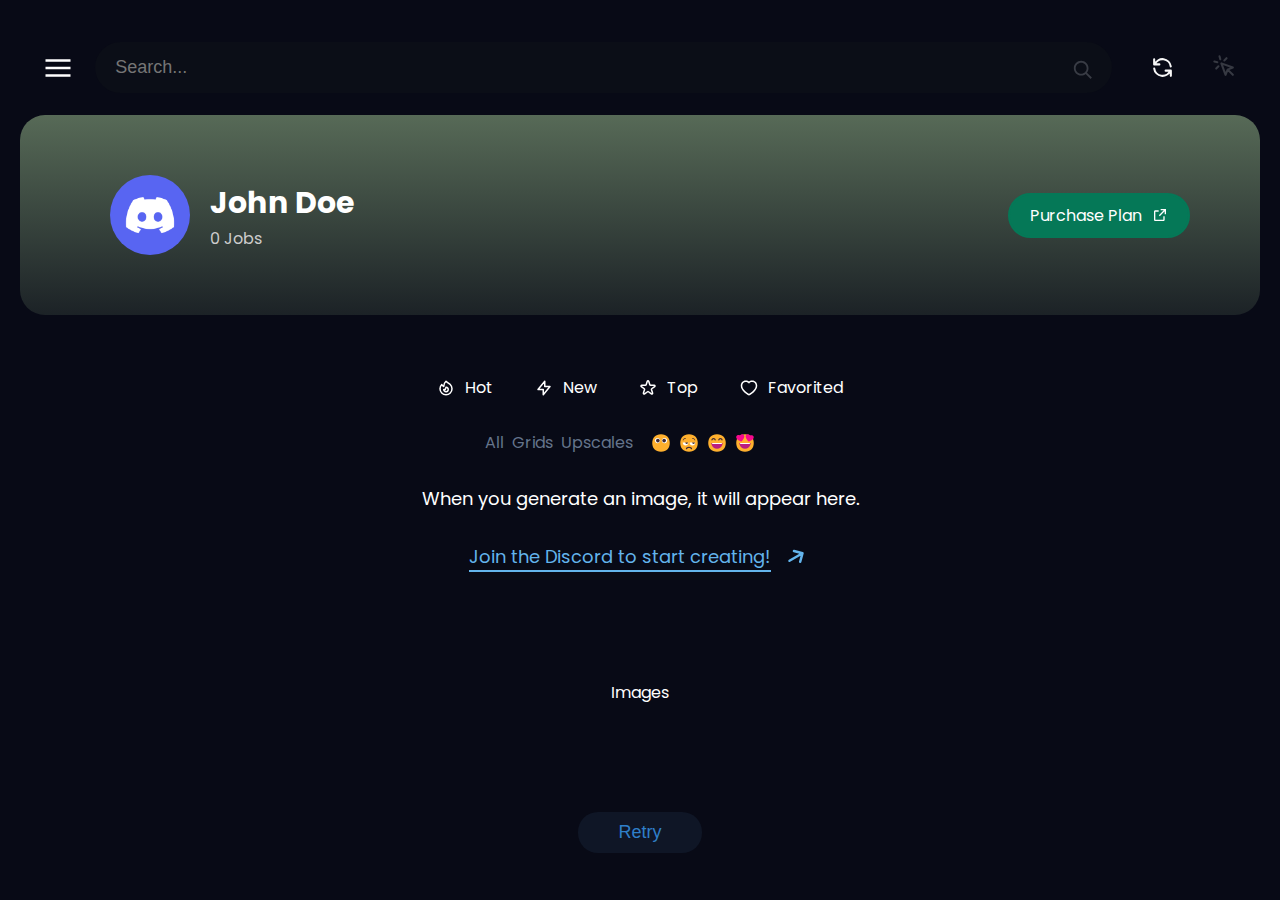
<file: dashboard.html>
<!DOCTYPE html>
<html lang="en">
    <head>
        <meta charset="UTF-8" />
        <meta name="viewport" content="width=device-width, initial-scale=1.0" />
        <link rel="preconnect" href="https://fonts.googleapis.com" />
        <link rel="preconnect" href="https://fonts.gstatic.com" crossorigin />
        <link
            href="https://fonts.googleapis.com/css2?family=Assistant:wght@300;400;500;600;700;800&display=swap"
            rel="stylesheet"
        />
        <link rel="shortcut icon" href="/img/favicon.jpg" type="image/x-icon" />
        <link rel="stylesheet" href="/css/styles.css" />
        <title>Oddities</title>
    </head>
    <body class="dashboard__wrapper">
        <div class="dashboard">
            <div class="sidebar__wrapper">
                <div class="sidebar">
                    <div class="sidebar-nav">
                        <div class="sidebar-nav__logo">
                            <span>
                                <img
                                    src="/img/logo.jpg"
                                    alt="Company Logo"
                                    class="sidebar-nav__logo-img"
                                />
                            </span>
                            <h2 class="sidebar-nav__logo-text">Oddities</h2>
                        </div>
                        <nav class="sidebar-nav__list-container">
                            <ul class="sidebar-nav__list">
                                <li class="sidebar-nav__list-item">
                                    <a
                                        href="/dashboard.html"
                                        class="sidebar-nav__list-link"
                                    >
                                        <svg
                                            xmlns="http://www.w3.org/2000/svg"
                                            fill="none"
                                            viewBox="0 0 24 24"
                                            stroke-width="2"
                                            stroke="currentColor"
                                            aria-hidden="true"
                                            height="22"
                                            class="text-[#95B4F0] shrink-0 grow-0"
                                        >
                                            <path
                                                stroke-linecap="round"
                                                stroke-linejoin="round"
                                                d="M3 12l2-2m0 0l7-7 7 7M5 10v10a1 1 0 001 1h3m10-11l2 2m-2-2v10a1 1 0 01-1 1h-3m-6 0a1 1 0 001-1v-4a1 1 0 011-1h2a1 1 0 011 1v4a1 1 0 001 1m-6 0h6"
                                            ></path>
                                        </svg>
                                        <span class="sidebar-nav__list-text">
                                            Home
                                        </span>
                                    </a>
                                </li>
                                <li class="sidebar-nav__list-item">
                                    <a href="#" class="sidebar-nav__list-link">
                                        <svg
                                            xmlns="http://www.w3.org/2000/svg"
                                            fill="none"
                                            viewBox="0 0 24 24"
                                            stroke-width="2"
                                            stroke="currentColor"
                                            aria-hidden="true"
                                            height="22"
                                            class="text-[#95B4F0] shrink-0 grow-0"
                                        >
                                            <path
                                                stroke-linecap="round"
                                                stroke-linejoin="round"
                                                d="M17 20h5v-2a3 3 0 00-5.356-1.857M17 20H7m10 0v-2c0-.656-.126-1.283-.356-1.857M7 20H2v-2a3 3 0 015.356-1.857M7 20v-2c0-.656.126-1.283.356-1.857m0 0a5.002 5.002 0 019.288 0M15 7a3 3 0 11-6 0 3 3 0 016 0zm6 3a2 2 0 11-4 0 2 2 0 014 0zM7 10a2 2 0 11-4 0 2 2 0 014 0z"
                                            ></path>
                                        </svg>
                                        <span class="sidebar-nav__list-text">
                                            Community Showcase
                                        </span>
                                    </a>
                                </li>
                            </ul>
                            <div class="sidebar-nav__line"></div>
                            <ul class="sidebar-nav__list">
                                <li class="sidebar-nav__list-item">
                                    <a href="#" class="sidebar-nav__list-link">
                                        <span
                                            class="sidebar-nav__list-icon--light"
                                        >
                                            <svg
                                                xmlns="http://www.w3.org/2000/svg"
                                                fill="none"
                                                viewBox="0 0 24 24"
                                                stroke-width="2"
                                                stroke="currentColor"
                                                aria-hidden="true"
                                                height="22"
                                                class="text-[#5a7dc2] shrink-0 grow-0"
                                            >
                                                <path
                                                    stroke-linecap="round"
                                                    stroke-linejoin="round"
                                                    d="M11 5H6a2 2 0 00-2 2v11a2 2 0 002 2h11a2 2 0 002-2v-5m-1.414-9.414a2 2 0 112.828 2.828L11.828 15H9v-2.828l8.586-8.586z"
                                                ></path>
                                            </svg>
                                        </span>

                                        <span
                                            class="sidebar-nav__list-text--small"
                                        >
                                            Manage Subs
                                        </span>
                                    </a>
                                </li>
                                <li class="sidebar-nav__list-item">
                                    <a href="#" class="sidebar-nav__list-link"
                                        ><span
                                            class="sidebar-nav__list-icon--light"
                                        >
                                            <svg
                                                xmlns="http://www.w3.org/2000/svg"
                                                fill="none"
                                                viewBox="0 0 24 24"
                                                stroke-width="2"
                                                stroke="currentColor"
                                                aria-hidden="true"
                                                height="22"
                                                class="text-[#5a7dc2] shrink-0 grow-0"
                                            >
                                                <path
                                                    stroke-linecap="round"
                                                    stroke-linejoin="round"
                                                    d="M8.228 9c.549-1.165 2.03-2 3.772-2 2.21 0 4 1.343 4 3 0 1.4-1.278 2.575-3.006 2.907-.542.104-.994.54-.994 1.093m0 3h.01M21 12a9 9 0 11-18 0 9 9 0 0118 0z"
                                                ></path>
                                            </svg>
                                        </span>

                                        <span
                                            class="sidebar-nav__list-text--small"
                                        >
                                            Help & FAQ
                                        </span></a
                                    >
                                </li>
                                <li class="sidebar-nav__list-item">
                                    <a href="#" class="sidebar-nav__list-link"
                                        ><span
                                            class="sidebar-nav__list-icon--light"
                                        >
                                            <svg
                                                xmlns="http://www.w3.org/2000/svg"
                                                fill="none"
                                                viewBox="0 0 24 24"
                                                stroke-width="2"
                                                stroke="currentColor"
                                                aria-hidden="true"
                                                height="22"
                                                class="text-[#5a7dc2] shrink-0 grow-0"
                                            >
                                                <path
                                                    stroke-linecap="round"
                                                    stroke-linejoin="round"
                                                    d="M13 16h-1v-4h-1m1-4h.01M21 12a9 9 0 11-18 0 9 9 0 0118 0z"
                                                ></path>
                                            </svg>
                                        </span>

                                        <span
                                            class="sidebar-nav__list-text--small"
                                        >
                                            About & Careers
                                        </span></a
                                    >
                                </li>
                            </ul>
                        </nav>
                    </div>
                    <div class="sidebar-detail">
                        <button class="sidebar__notification-btn">
                            <svg
                                xmlns="http://www.w3.org/2000/svg"
                                fill="none"
                                viewBox="0 0 24 24"
                                stroke-width="2"
                                stroke="currentColor"
                                aria-hidden="true"
                                height="22"
                                class="shrink-0 text-blue-400 transition-transform"
                            >
                                <path
                                    stroke-linecap="round"
                                    stroke-linejoin="round"
                                    d="M15 17h5l-1.405-1.405A2.032 2.032 0 0118 14.158V11a6.002 6.002 0 00-4-5.659V5a2 2 0 10-4 0v.341C7.67 6.165 6 8.388 6 11v3.159c0 .538-.214 1.055-.595 1.436L4 17h5m6 0v1a3 3 0 11-6 0v-1m6 0H9"
                                ></path>
                            </svg>
                            <span class="sidebar__btn-text">
                                Notifications</span
                            >

                            <span class="sidebar__notification-count">0</span>
                        </button>
                        <div class="sidebar__user-box">
                            <img
                                src="/img/discord.png"
                                alt="User Avatar"
                                class="sidebar__avatar"
                            />
                            <div class="sidebar__user-info">
                                <div class="sidebar__user-name">John Doe</div>
                                <div class="sidebar__user-hashtag">#0</div>
                            </div>
                            <button
                                title="toggle menu button"
                                class="sidebar__menu-toggle-btn"
                            >
                                <svg
                                    class="sidebar__menu-btn-icon"
                                    xmlns="http://www.w3.org/2000/svg"
                                    fill="none"
                                    viewBox="0 0 24 24"
                                    stroke-width="2"
                                    stroke="currentColor"
                                    aria-hidden="true"
                                    height="20"
                                    class="text-slate-300"
                                >
                                    <path
                                        stroke-linecap="round"
                                        stroke-linejoin="round"
                                        d="M5 12h.01M12 12h.01M19 12h.01M6 12a1 1 0 11-2 0 1 1 0 012 0zm7 0a1 1 0 11-2 0 1 1 0 012 0zm7 0a1 1 0 11-2 0 1 1 0 012 0z"
                                    ></path>
                                </svg>
                            </button>
                            <div class="sidebar__menu">
                                <ul class="sidebar__menu-list">
                                    <li class="sidebar__menu-item">
                                        <a href="#" class="sidebar__menu-link">
                                            <span> Manage Subs</span>

                                            <svg
                                                size="16"
                                                width="16"
                                                height="16"
                                                viewBox="0 0 24 24"
                                                fill="currentColor"
                                                stroke="none"
                                                class="inline-block undefined"
                                                xmlns="http://www.w3.org/2000/svg"
                                            >
                                                <g id="Avatar">
                                                    <path
                                                        fill-rule="evenodd"
                                                        clip-rule="evenodd"
                                                        d="M12 23C5.92487 23 1 18.0751 1 12C1 5.92487 5.92487 1 12 1C18.0751 1 23 5.92487 23 12C23 18.0751 18.0751 23 12 23ZM19.3995 17.1246C20.4086 15.6703 21 13.9042 21 12C21 7.02944 16.9706 3 12 3C7.02944 3 3 7.02944 3 12C3 13.9042 3.59138 15.6703 4.6005 17.1246C5.72595 15.6381 8.3706 15 12 15C15.6294 15 18.274 15.6381 19.3995 17.1246ZM17.9647 18.7398C17.672 17.6874 15.5694 17 12 17C8.43062 17 6.328 17.6874 6.03532 18.7398C7.6233 20.1462 9.71194 21 12 21C14.2881 21 16.3767 20.1462 17.9647 18.7398ZM12 15C9.76086 15 8 13.4274 8 10C8 7.75576 9.5791 6 12 6C14.4142 6 16 7.92158 16 10.2C16 13.4796 14.2181 15 12 15ZM10 10C10 12.2693 10.8182 13 12 13C13.1777 13 14 12.2984 14 10.2C14 8.95042 13.2157 8 12 8C10.7337 8 10 8.81582 10 10Z"
                                                    ></path>
                                                </g>
                                            </svg>
                                        </a>
                                    </li>
                                    <li class="sidebar__menu-item">
                                        <a href="#" class="sidebar__menu-link">
                                            <span> View Pass </span>
                                            <svg
                                                xmlns="http://www.w3.org/2000/svg"
                                                fill="none"
                                                viewBox="0 0 24 24"
                                                stroke-width="2"
                                                stroke="currentColor"
                                                aria-hidden="true"
                                                height="16"
                                            >
                                                <path
                                                    stroke-linecap="round"
                                                    stroke-linejoin="round"
                                                    d="M10 6H5a2 2 0 00-2 2v9a2 2 0 002 2h14a2 2 0 002-2V8a2 2 0 00-2-2h-5m-4 0V5a2 2 0 114 0v1m-4 0a2 2 0 104 0m-5 8a2 2 0 100-4 2 2 0 000 4zm0 0c1.306 0 2.417.835 2.83 2M9 14a3.001 3.001 0 00-2.83 2M15 11h3m-3 4h2"
                                                ></path>
                                            </svg>
                                        </a>
                                    </li>
                                    <li class="sidebar__menu-item">
                                        <a href="#" class="sidebar__menu-link">
                                            <span> Go to Discord </span>
                                            <svg
                                                size="16"
                                                width="16"
                                                height="16"
                                                viewBox="0 0 18 18"
                                                fill="currentColor"
                                                stroke="none"
                                                class="inline-block undefined"
                                                xmlns="http://www.w3.org/2000/svg"
                                            >
                                                <g id="ExternalLink">
                                                    <path
                                                        fill-rule="evenodd"
                                                        clip-rule="evenodd"
                                                        d="M8.77814 10.2803L14.2478 4.81066V8.25H15.7478V2.25H9.74781V3.75H13.1872L7.71748 9.21967L8.77814 10.2803ZM14.25 14.25V10.5H12.75V14.25H3.75V5.25H7.5V3.75H3.75C2.92157 3.75 2.25 4.42157 2.25 5.25V14.25C2.25 15.0784 2.92157 15.75 3.75 15.75H12.75C13.5784 15.75 14.25 15.0784 14.25 14.25Z"
                                                    ></path>
                                                </g>
                                            </svg>
                                        </a>
                                    </li>
                                    <li class="sidebar__menu-item">
                                        <a
                                            href="#"
                                            class="sidebar__menu-link sidebar__menu-link--sign-out"
                                        >
                                            <span> Sign Out</span>
                                            <svg
                                                xmlns="http://www.w3.org/2000/svg"
                                                fill="none"
                                                viewBox="0 0 24 24"
                                                stroke-width="2"
                                                stroke="currentColor"
                                                aria-hidden="true"
                                                height="16"
                                            >
                                                <path
                                                    stroke-linecap="round"
                                                    stroke-linejoin="round"
                                                    d="M17 16l4-4m0 0l-4-4m4 4H7m6 4v1a3 3 0 01-3 3H6a3 3 0 01-3-3V7a3 3 0 013-3h4a3 3 0 013 3v1"
                                                ></path>
                                            </svg>
                                        </a>
                                    </li>
                                </ul>
                            </div>
                        </div>
                    </div>
                </div>
            </div>
            <div class="dashboard__content">
                <div class="dashboard__search">
                    <div class="dashboard__mobile-menu">
                        <span
                            class="dashboard__hamburger-btn dashboard__hamburger-btn--active"
                        >
                            <svg
                                size="25"
                                color="white"
                                width="25"
                                height="25"
                                viewBox="0 0 24 24"
                                fill="#FFFFFF"
                                stroke="none"
                                class="inline-block undefined"
                                xmlns="http://www.w3.org/2000/svg"
                            >
                                <g id="Menu">
                                    <path
                                        fill-rule="evenodd"
                                        clip-rule="evenodd"
                                        d="M22 7V5H2V7H22ZM22 11V13H2V11H22ZM22 17V19H2V17H22Z"
                                    ></path>
                                </g>
                            </svg>
                        </span>
                        <span class="dashboard__cross-btn">
                            <svg
                                size="25"
                                color="white"
                                width="25"
                                height="25"
                                viewBox="0 0 30 30"
                                fill="#FFFFFF"
                                stroke="none"
                                class="inline-block undefined"
                                xmlns="http://www.w3.org/2000/svg"
                            >
                                <g id="CloseSmall">
                                    <path
                                        fill-rule="evenodd"
                                        clip-rule="evenodd"
                                        d="M15 13.5858L21.364 7.22183L22.7782 8.63604L16.4143 15L22.7782 21.364L21.364 22.7782L15 16.4142L8.63608 22.7782L7.22187 21.364L13.5858 15L7.22187 8.63604L8.63608 7.22183L15 13.5858Z"
                                    ></path>
                                </g>
                            </svg>
                        </span>
                    </div>
                    <div class="dashboard__search-wrapper">
                        <input
                            type="text"
                            class="dashboard__search-input"
                            placeholder="Search..."
                        />
                        <button
                            title="search icon"
                            class="dashboard__search-icon"
                        >
                            <svg
                                size="22"
                                class="inline-block"
                                color="inherit"
                                width="22"
                                height="22"
                                viewBox="0 0 24 24"
                                fill="currentColor"
                                stroke="none"
                                xmlns="http://www.w3.org/2000/svg"
                            >
                                <g id="Search">
                                    <path
                                        fill-rule="evenodd"
                                        clip-rule="evenodd"
                                        d="M10 18C5.58172 18 2 14.4183 2 10C2 5.58172 5.58172 2 10 2C14.4183 2 18 5.58172 18 10C18 11.8487 17.3729 13.551 16.3199 14.9056L21.7071 20.2929L20.2929 21.7071L14.9056 16.3199C13.551 17.3729 11.8487 18 10 18ZM16 10C16 13.3137 13.3137 16 10 16C6.68629 16 4 13.3137 4 10C4 6.68629 6.68629 4 10 4C13.3137 4 16 6.68629 16 10Z"
                                    ></path>
                                </g>
                            </svg>
                        </button>
                    </div>
                    <button
                        title="refresh button"
                        class="dashboard__refresh-btn"
                    >
                        <svg
                            xmlns="http://www.w3.org/2000/svg"
                            fill="none"
                            viewBox="0 0 24 24"
                            stroke-width="2"
                            stroke="currentColor"
                            aria-hidden="true"
                            height="22"
                        >
                            <path
                                stroke-linecap="round"
                                stroke-linejoin="round"
                                d="M4 4v5h.582m15.356 2A8.001 8.001 0 004.582 9m0 0H9m11 11v-5h-.581m0 0a8.003 8.003 0 01-15.357-2m15.357 2H15"
                            ></path>
                        </svg>
                    </button>
                    <button
                        title="pointer button"
                        class="dashboard__pointer-btn"
                    >
                        <svg
                            xmlns="http://www.w3.org/2000/svg"
                            fill="none"
                            viewBox="0 0 24 24"
                            stroke-width="2"
                            stroke="currentColor"
                            aria-hidden="true"
                            height="22"
                        >
                            <path
                                stroke-linecap="round"
                                stroke-linejoin="round"
                                d="M15 15l-2 5L9 9l11 4-5 2zm0 0l5 5M7.188 2.239l.777 2.897M5.136 7.965l-2.898-.777M13.95 4.05l-2.122 2.122m-5.657 5.656l-2.12 2.122"
                            ></path>
                        </svg>
                    </button>
                </div>
                <div class="dashboard__user-box">
                    <div class="dashboard__user-info">
                        <img
                            src="/img/discord.png"
                            alt="User Avatar"
                            class="dashboard__user-avatar"
                        />
                        <div class="dashboard__user-desc">
                            <div class="dashboard__user-name">John Doe</div>
                            <div class="dashboard__user-jobs">0 Jobs</div>
                        </div>
                    </div>
                    <a href="/billing.html" class="dashboard__billing-plan-btn">
                        <span class="dashboard__billing-plan-text">
                            Purchase Plan
                        </span>
                        <svg
                            height="16"
                            class="inline-block"
                            width="16"
                            viewBox="0 0 18 18"
                            fill="currentColor"
                            stroke="none"
                            xmlns="http://www.w3.org/2000/svg"
                        >
                            <g id="ExternalLink">
                                <path
                                    fill-rule="evenodd"
                                    clip-rule="evenodd"
                                    d="M8.77814 10.2803L14.2478 4.81066V8.25H15.7478V2.25H9.74781V3.75H13.1872L7.71748 9.21967L8.77814 10.2803ZM14.25 14.25V10.5H12.75V14.25H3.75V5.25H7.5V3.75H3.75C2.92157 3.75 2.25 4.42157 2.25 5.25V14.25C2.25 15.0784 2.92157 15.75 3.75 15.75H12.75C13.5784 15.75 14.25 15.0784 14.25 14.25Z"
                                ></path>
                            </g>
                        </svg>
                    </a>
                </div>
                <div class="dashboard-nav">
                    <div class="dashboard-nav__items">
                        <div
                            class="dashboard-nav__item dashboard-nav__item--hot"
                        >
                            <svg
                                xmlns="http://www.w3.org/2000/svg"
                                fill="none"
                                viewBox="0 0 24 24"
                                stroke-width="2"
                                stroke="currentColor"
                                aria-hidden="true"
                                height="18"
                                class=""
                            >
                                <path
                                    stroke-linecap="round"
                                    stroke-linejoin="round"
                                    d="M17.657 18.657A8 8 0 016.343 7.343S7 9 9 10c0-2 .5-5 2.986-7C14 5 16.09 5.777 17.656 7.343A7.975 7.975 0 0120 13a7.975 7.975 0 01-2.343 5.657z"
                                ></path>
                                <path
                                    stroke-linecap="round"
                                    stroke-linejoin="round"
                                    d="M9.879 16.121A3 3 0 1012.015 11L11 14H9c0 .768.293 1.536.879 2.121z"
                                ></path>
                            </svg>
                            <span class="dashboard-nav__item-text"> Hot</span>
                        </div>
                        <div
                            class="dashboard-nav__item dashboard-nav__item--new"
                        >
                            <svg
                                xmlns="http://www.w3.org/2000/svg"
                                fill="none"
                                viewBox="0 0 24 24"
                                stroke-width="2"
                                stroke="currentColor"
                                aria-hidden="true"
                                height="18"
                                class="text-yellow-500"
                            >
                                <path
                                    stroke-linecap="round"
                                    stroke-linejoin="round"
                                    d="M13 10V3L4 14h7v7l9-11h-7z"
                                ></path>
                            </svg>
                            <span class="dashboard-nav__item-text"> New</span>
                        </div>
                        <div
                            class="dashboard-nav__item dashboard-nav__item--top"
                        >
                            <svg
                                xmlns="http://www.w3.org/2000/svg"
                                fill="none"
                                viewBox="0 0 24 24"
                                stroke-width="2"
                                stroke="currentColor"
                                aria-hidden="true"
                                height="18"
                            >
                                <path
                                    stroke-linecap="round"
                                    stroke-linejoin="round"
                                    d="M11.049 2.927c.3-.921 1.603-.921 1.902 0l1.519 4.674a1 1 0 00.95.69h4.915c.969 0 1.371 1.24.588 1.81l-3.976 2.888a1 1 0 00-.363 1.118l1.518 4.674c.3.922-.755 1.688-1.538 1.118l-3.976-2.888a1 1 0 00-1.176 0l-3.976 2.888c-.783.57-1.838-.197-1.538-1.118l1.518-4.674a1 1 0 00-.363-1.118l-3.976-2.888c-.784-.57-.38-1.81.588-1.81h4.914a1 1 0 00.951-.69l1.519-4.674z"
                                ></path>
                            </svg>
                            <span class="dashboard-nav__item-text"> Top</span>
                        </div>
                        <div
                            class="dashboard-nav__item dashboard-nav__item--favorited"
                        >
                            <svg
                                height="18"
                                width="18"
                                viewBox="0 0 24 24"
                                fill="currentColor"
                                stroke="none"
                                class="inline-block undefined"
                                xmlns="http://www.w3.org/2000/svg"
                            >
                                <g id="Heart">
                                    <path
                                        fill-rule="evenodd"
                                        clip-rule="evenodd"
                                        d="M16.5532 2.00002C15.1056 2 14.1724 2.17246 13.1027 2.69607C12.7066 2.88993 12.335 3.12339 11.99 3.39576C11.6582 3.13866 11.3015 2.91592 10.9218 2.72813C9.83132 2.18878 8.85028 2 7.45455 2C3.71644 2 1 5.09727 1 9.11988C1 12.1578 2.69383 15.0923 5.84884 17.9299C7.50489 19.4193 9.61932 20.8933 11.1336 21.6775L12 22.1261L12.8664 21.6775C14.3807 20.8933 16.4951 19.4193 18.1512 17.9299C21.3062 15.0923 23 12.1578 23 9.11988C23 5.13984 20.2579 2.01536 16.5532 2.00002ZM21 9.11988C21 11.4999 19.5862 13.9493 16.8137 16.4429C15.3022 17.8023 13.359 19.1609 12 19.8737C10.641 19.1609 8.69782 17.8023 7.18628 16.4429C4.41382 13.9493 3 11.4999 3 9.11988C3 6.14772 4.88364 4 7.45455 4C8.56428 4 9.24813 4.13159 10.0351 4.52084C10.5 4.75077 10.9109 5.05437 11.2665 5.43377L12.0023 6.2187L12.7315 5.42755C13.0951 5.03295 13.512 4.72244 13.9819 4.49243C14.7459 4.11849 15.387 4 16.5491 4.00001C19.0882 4.01053 21 6.18896 21 9.11988Z"
                                    ></path>
                                </g>
                            </svg>
                            <span class="dashboard-nav__item-text">
                                Favorited</span
                            >
                        </div>
                    </div>
                    <div
                        class="dashboard-nav__items dashboard-nav__items-right"
                    >
                        <div class="dashboard-nav__item">All</div>
                        <div class="dashboard-nav__item">Grids</div>
                        <div class="dashboard-nav__item">Upscales</div>
                        <div
                            class="dashboard-nav__item dashboard-nav__item-emoji dashboard-nav__item-emoji-one"
                        >
                            <p class="dashboard-nav__item-emoji-text">
                                Not Unrated
                            </p>

                            <svg
                                height="20"
                                width="20"
                                viewBox="0 0 32 32"
                                fill="currentColor"
                                stroke="none"
                                class="inline-block undefined"
                                xmlns="http://www.w3.org/2000/svg"
                            >
                                <g id="AlertTriangle">
                                    <path
                                        d="M15.9989 29.9978C25.3333 29.9978 29.9978 23.7303 29.9978 15.9989C29.9978 8.26751 25.3333 2 15.9989 2C6.66443 2 2 8.26751 2 15.9989C2 23.7303 6.66443 29.9978 15.9989 29.9978Z"
                                        fill="#FFB02E"
                                    ></path>
                                    <path
                                        d="M10.4191 16.2244C12.742 16.2244 14.6251 14.3414 14.6251 12.0185C14.6251 9.69557 12.742 7.8125 10.4191 7.8125C8.09621 7.8125 6.21313 9.69557 6.21313 12.0185C6.21313 14.3414 8.09621 16.2244 10.4191 16.2244Z"
                                        fill="white"
                                    ></path>
                                    <path
                                        d="M21.5683 16.3011C23.9123 16.3011 25.8126 14.4009 25.8126 12.0568C25.8126 9.71274 23.9123 7.8125 21.5683 7.8125C19.2242 7.8125 17.324 9.71274 17.324 12.0568C17.324 14.4009 19.2242 16.3011 21.5683 16.3011Z"
                                        fill="white"
                                    ></path>
                                    <path
                                        d="M11 15C12.6569 15 14 13.6569 14 12C14 10.3431 12.6569 9 11 9C9.34315 9 8 10.3431 8 12C8 13.6569 9.34315 15 11 15Z"
                                        fill="#402A32"
                                    ></path>
                                    <path
                                        d="M21 15C22.6569 15 24 13.6569 24 12C24 10.3431 22.6569 9 21 9C19.3431 9 18 10.3431 18 12C18 13.6569 19.3431 15 21 15Z"
                                        fill="#402A32"
                                    ></path>
                                </g>
                            </svg>
                        </div>
                        <div
                            class="dashboard-nav__item dashboard-nav__item-emoji"
                        >
                            <p class="dashboard-nav__item-emoji-text">
                                Not Unrated
                            </p>

                            <svg
                                height="20"
                                width="20"
                                viewBox="0 0 32 32"
                                fill="currentColor"
                                stroke="none"
                                class="inline-block undefined"
                                xmlns="http://www.w3.org/2000/svg"
                            >
                                <g id="AlertTriangle">
                                    <path
                                        d="M15.9989 29.9978C25.3333 29.9978 29.9978 23.7303 29.9978 15.9989C29.9978 8.26751 25.3333 2 15.9989 2C6.66443 2 2 8.26751 2 15.9989C2 23.7303 6.66443 29.9978 15.9989 29.9978Z"
                                        fill="#FFB02E"
                                    ></path>
                                    <path
                                        d="M6 15.5C6 15.331 6.00932 15.1642 6.02746 15H10.0313L12.332 15.9227L14.4639 15H14.9725C14.9907 15.1642 15 15.331 15 15.5C15 17.9853 12.9853 20 10.5 20C8.01472 20 6 17.9853 6 15.5Z"
                                        fill="white"
                                    ></path>
                                    <path
                                        d="M17 15.5C17 15.331 17.0093 15.1642 17.0275 15H21.0407L23.2816 15.7124L25.448 15H25.9725C25.9907 15.1642 26 15.331 26 15.5C26 17.9853 23.9853 20 21.5 20C19.0147 20 17 17.9853 17 15.5Z"
                                        fill="white"
                                    ></path>
                                    <path
                                        d="M10 15.25C10 15.1655 10.0046 15.0821 10.0137 15H14.4863C14.4954 15.0821 14.5 15.1655 14.5 15.25C14.5 16.4945 13.4945 17.5 12.25 17.5C11.0055 17.49 10 16.4845 10 15.25Z"
                                        fill="#402A32"
                                    ></path>
                                    <path
                                        d="M21 15.25C21 15.1655 21.0046 15.0821 21.0137 15H25.4863C25.4954 15.0821 25.5 15.1655 25.5 15.25C25.5 16.4945 24.4945 17.5 23.25 17.5C22.0055 17.49 21 16.4845 21 15.25Z"
                                        fill="#402A32"
                                    ></path>
                                    <path
                                        d="M8.06915 9.98761C7.47625 10.5505 7.11769 11.2277 6.97423 11.6581C6.88691 11.9201 6.60375 12.0617 6.34178 11.9743C6.07981 11.887 5.93823 11.6039 6.02555 11.3419C6.21542 10.7723 6.65687 9.94951 7.38064 9.26239C8.1129 8.5672 9.1478 8 10.4999 8C10.776 8 10.9999 8.22386 10.9999 8.5C10.9999 8.77614 10.776 9 10.4999 9C9.45198 9 8.65355 9.4328 8.06915 9.98761Z"
                                        fill="#402A32"
                                    ></path>
                                    <path
                                        d="M23.9309 9.98761C24.5238 10.5505 24.8823 11.2277 25.0258 11.6581C25.1131 11.9201 25.3963 12.0617 25.6582 11.9743C25.9202 11.887 26.0618 11.6039 25.9745 11.3419C25.7846 10.7723 25.3431 9.94951 24.6194 9.26239C23.8871 8.5672 22.8522 8 21.5001 8C21.224 8 21.0001 8.22386 21.0001 8.5C21.0001 8.77614 21.224 9 21.5001 9C22.548 9 23.3465 9.4328 23.9309 9.98761Z"
                                        fill="#402A32"
                                    ></path>
                                    <path
                                        d="M12.8944 25.4472C13.0659 25.1042 13.9954 24 16 24C18.0046 24 18.934 25.1042 19.1055 25.4472C19.3525 25.9412 19.9532 26.1414 20.4472 25.8944C20.9412 25.6474 21.1414 25.0468 20.8944 24.5528C20.3992 23.5625 18.7954 22 16 22C13.2046 22 11.6007 23.5625 11.1055 24.5528C10.8586 25.0468 11.0588 25.6474 11.5528 25.8944C12.0467 26.1414 12.6474 25.9412 12.8944 25.4472Z"
                                        fill="#402A32"
                                    ></path>
                                </g>
                            </svg>
                        </div>
                        <div
                            class="dashboard-nav__item dashboard-nav__item-emoji"
                        >
                            <p class="dashboard-nav__item-emoji-text">
                                Not Unrated
                            </p>

                            <svg
                                height="20"
                                width="20"
                                viewBox="0 0 32 32"
                                fill="currentColor"
                                stroke="none"
                                class="inline-block undefined"
                                xmlns="http://www.w3.org/2000/svg"
                            >
                                <g id="AlertTriangle">
                                    <path
                                        d="M15.9989 29.9978C25.3333 29.9978 29.9978 23.7303 29.9978 15.9989C29.9978 8.26751 25.3333 2 15.9989 2C6.66443 2 2 8.26751 2 15.9989C2 23.7303 6.66443 29.9978 15.9989 29.9978Z"
                                        fill="#FFB02E"
                                    ></path>
                                    <path
                                        d="M8.98156 11.1909C9.02964 10.9436 9.13971 10.6405 9.34896 10.4125C9.52829 10.2171 9.84698 10 10.4999 10C11.1417 10 11.4685 10.2216 11.6572 10.4288C11.8753 10.6683 11.9804 10.9737 12.0147 11.1711C12.1092 11.7152 12.6269 12.0797 13.171 11.9853C13.7152 11.8908 14.0797 11.373 13.9852 10.8289C13.9062 10.374 13.6799 9.6794 13.1357 9.08196C12.562 8.45218 11.6955 8 10.4999 8C9.31564 8 8.45269 8.4313 7.87551 9.06013C7.32826 9.65637 7.10696 10.3533 7.01833 10.8091C6.91291 11.3513 7.26694 11.8762 7.80907 11.9816C8.3512 12.087 8.87614 11.733 8.98156 11.1909Z"
                                        fill="#402A32"
                                    ></path>
                                    <path
                                        d="M19.9818 11.1909C20.0299 10.9436 20.14 10.6405 20.3492 10.4125C20.5285 10.2171 20.8472 10 21.5002 10C22.1419 10 22.4687 10.2216 22.6574 10.4288C22.8756 10.6683 22.9807 10.9737 23.0149 11.1711C23.1094 11.7152 23.6271 12.0797 24.1713 11.9853C24.7154 11.8908 25.0799 11.373 24.9854 10.8289C24.9064 10.374 24.6802 9.6794 24.1359 9.08196C23.5623 8.45218 22.6957 8 21.5002 8C20.3159 8 19.4529 8.4313 18.8758 9.06013C18.3285 9.65637 18.1072 10.3533 18.0186 10.8091C17.9132 11.3513 18.2672 11.8762 18.8093 11.9816C19.3514 12.087 19.8764 11.733 19.9818 11.1909Z"
                                        fill="#402A32"
                                    ></path>
                                    <path
                                        d="M16 25C7 25 7 16 7 16H25C25 16 25 25 16 25Z"
                                        fill="#BB1D80"
                                    ></path>
                                    <path
                                        d="M8 16.5V16H24V16.5C24 17.0523 23.5523 17.5 23 17.5H9C8.44772 17.5 8 17.0523 8 16.5Z"
                                        fill="white"
                                    ></path>
                                </g>
                            </svg>
                        </div>
                        <div
                            class="dashboard-nav__item dashboard-nav__item-emoji"
                        >
                            <p class="dashboard-nav__item-emoji-text">
                                Not Unrated
                            </p>

                            <svg
                                height="20"
                                width="20"
                                viewBox="0 0 32 32"
                                fill="currentColor"
                                stroke="none"
                                class="inline-block undefined"
                                xmlns="http://www.w3.org/2000/svg"
                            >
                                <g id="AlertTriangle">
                                    <path
                                        d="M15.9989 29.9978C25.3333 29.9978 29.9978 23.7303 29.9978 15.9989C29.9978 8.26751 25.3333 2 15.9989 2C6.66443 2 2 8.26751 2 15.9989C2 23.7303 6.66443 29.9978 15.9989 29.9978Z"
                                        fill="#FFB02E"
                                    ></path>
                                    <path
                                        d="M16 25C7 25 7 16 7 16H25C25 16 25 25 16 25Z"
                                        fill="#BB1D80"
                                    ></path>
                                    <path
                                        d="M8 16.5V16H24V16.5C24 17.0523 23.5523 17.5 23 17.5H9C8.44772 17.5 8 17.0523 8 16.5Z"
                                        fill="white"
                                    ></path>
                                    <path
                                        d="M3.18104 9.75037C5.19703 12.0771 7.8791 13.096 9.25386 13.4894C9.81699 13.6506 10.4079 13.4889 10.8249 13.0776C12.0184 11.9005 14.4238 9.19933 14.938 6.11531C15.656 1.80872 10.256 0.495856 8.07985 4.04542C2.98933 1.65437 0.296489 6.42127 3.18104 9.75037Z"
                                        fill="#F70A8D"
                                    ></path>
                                    <path
                                        d="M28.8172 9.75198C26.8022 12.0775 24.1215 13.0961 22.7473 13.4894C22.1841 13.6506 21.5932 13.4889 21.1762 13.0776C19.9831 11.9008 17.579 9.20094 17.0651 6.11839C16.3474 1.81356 21.7452 0.50123 23.9204 4.04935C29.0089 1.65928 31.7006 6.42423 28.8172 9.75198Z"
                                        fill="#F70A8D"
                                    ></path>
                                </g>
                            </svg>
                        </div>
                    </div>
                </div>
                <div class="dashboard__body">
                    <div class="dashboard__body-text-link">
                        <div class="dashboard__body-text">
                            When you generate an image, it will appear here.
                        </div>
                        <a href="#" class="dashboard__body-discord-link">
                            <span class="dashboard__body-discord-text">
                                Join the Discord to start creating!
                            </span>
                            <svg
                                xmlns="http://www.w3.org/2000/svg"
                                fill="none"
                                viewBox="0 0 24 24"
                                stroke-width="2"
                                stroke="currentColor"
                                aria-hidden="true"
                                height="24"
                                color=""
                                class="ml-1 inline -rotate-45"
                            >
                                <path
                                    stroke-linecap="round"
                                    stroke-linejoin="round"
                                    d="M13 7l5 5m0 0l-5 5m5-5H6"
                                ></path>
                            </svg>
                        </a>
                    </div>
                    <div class="dashboard__body-generated-images">Images</div>
                    <button class="dashboard__body-retry-btn">Retry</button>
                </div>
            </div>
        </div>
        <script src="./script/sidebar/subMenuToggle.js"></script>
        <script src="./script/sidebar/navActive.js"></script>
        <script>
            // hot new etc active state doeser
            document.addEventListener("DOMContentLoaded", () => {
                let navItems = document.querySelectorAll(
                    ".dashboard-nav__item"
                );

                navItems.forEach((item) => {
                    item.addEventListener("click", () => {
                        let modifierClass = Array.from(item.classList).filter(
                            (className) => {
                                return className.includes("--");
                            }
                        )[0];
                        navItems.forEach((navItem) => {
                            let modifierClass = Array.from(
                                navItem.classList
                            ).filter((className) => {
                                return className.includes("--");
                            })[0];
                            navItem.classList.remove(
                                `${modifierClass}--active`
                            );
                            navItem.classList.remove(
                                `dashboard-nav__item--active`
                            );
                        });

                        item.classList.add(`${modifierClass}--active`);
                        item.classList.add(`dashboard-nav__item--active`);
                    });
                });
            });
        </script>
        <script>
            let hamburgerBtn = document.querySelector(
                ".dashboard__hamburger-btn"
            );
            let crossBtn = document.querySelector(".dashboard__cross-btn");
            let dashboardWrapper = document.querySelector(
                ".dashboard__wrapper"
            );

            hamburgerBtn.addEventListener("click", () => {
                hamburgerBtn.classList.remove(
                    "dashboard__hamburger-btn--active"
                );
                crossBtn.classList.add("dashboard__cross-btn--active");
                dashboardWrapper.classList.add("dashboard__wrapper--active");
                document.documentElement.style.overflow = "hidden";
            });

            crossBtn.addEventListener("click", () => {
                hamburgerBtn.classList.add("dashboard__hamburger-btn--active");
                crossBtn.classList.remove("dashboard__cross-btn--active");
                dashboardWrapper.classList.remove("dashboard__wrapper--active");
                document.documentElement.style.overflow = "visible";
            });
        </script>
    </body>
</html>
</file>
<file: css/styles.css>
@import url("https://fonts.googleapis.com/css2?family=Poppins:wght@300;400;500;600;700;800;900&display=swap");
* {
  margin: 0;
  padding: 0;
  box-sizing: border-box;
}

body {
  font-family: "Poppins", sans-serif;
  max-width: 1920px;
  margin-inline: auto;
}

button {
  cursor: pointer;
}

.billing__wrapper {
  background-color: #080a16;
}

.billing {
  display: flex;
}
.billing__content {
  width: 80%;
  background-color: #080a16;
  display: flex;
  flex-direction: column;
  overflow-x: hidden;
}
.billing__mobile-menu {
  display: none;
}
.billing__header {
  display: flex;
  justify-content: space-between;
  align-items: center;
  padding: 40px 60px;
}
.billing__user-box {
  display: flex;
  align-items: center;
  gap: 10px;
}
.billing__user-box img {
  height: 35px;
  width: 35px;
  border-radius: 50%;
}
.billing__user-box .billing__user-info {
  display: flex;
}
.billing__user-box .billing__user-name {
  color: #94a3b8;
  font-size: 20px;
  font-weight: 600;
}
.billing__user-box .billing__user-hashtag {
  color: #314053;
}
.billing__signout-btn {
  display: flex;
  align-items: center;
  border: none;
  gap: 10px;
  background-color: transparent;
  color: #64748b;
  font-size: 18px;
}
.billing__signout-btn:hover {
  color: rgb(148, 163, 184);
  text-decoration: underline;
}
.billing__body {
  color: white;
  margin-top: 50px;
}
.billing__title {
  font-size: 45px;
  text-align: center;
  margin-bottom: 15px;
}
.billing__paragraph {
  font-size: 18px;
  text-align: center;
  margin-bottom: 60px;
}
.billing__time-toggle {
  display: flex;
  width: -moz-fit-content;
  width: fit-content;
  gap: 5px;
  margin-inline: auto;
  padding: 5px;
  background-color: #1b1e2d;
  margin-bottom: 40px;
  border-radius: 10px;
}
.billing__yearly, .billing__monthly {
  display: block;
  padding: 10px 95px;
  border-radius: 10px;
  color: #94a3b8;
}
.billing__yearly:hover, .billing__monthly:hover {
  color: rgba(217, 221, 231, 0.5019607843);
  background-color: rgba(226, 232, 240, 0.1);
}
.billing__yearly--active, .billing__monthly--active {
  color: #d9dde7;
  background-color: rgba(226, 232, 240, 0.2);
}
.billing__cards {
  display: grid;
  grid-template-columns: repeat(3, 1fr);
  gap: 30px;
  margin: 20px 40px;
  margin-bottom: 120px;
}
.billing__plan {
  border: 2px solid #101624;
  border-radius: 20px;
}
.billing__plan-upper {
  display: flex;
  flex-direction: column;
  background-color: #0b111f;
  padding-inline: 50px;
  padding-top: 50px;
  padding-bottom: 20px;
  border-top-left-radius: 20px;
  border-top-right-radius: 20px;
}
.billing__plan-title {
  margin-bottom: 20px;
  font-size: 25px;
}
.billing__plan-title--basic {
  color: #2dd4c0;
}
.billing__plan-title--standard {
  color: #5046e5;
}
.billing__plan-title--pro {
  color: #d87706;
}
.billing__plan-title--mega {
  color: #94a3b7;
}
.billing__plan-price-info {
  display: flex;
  align-items: flex-end;
  gap: 5px;
}
.billing__plan-price {
  font-size: 50px;
  font-weight: bold;
}
.billing__plan-month {
  color: #a1aebf;
  margin-bottom: 20px;
}
.billing__plan-timeframe {
  color: #cbd5e1;
  font-size: 18px;
  margin-bottom: 20px;
}
.billing__plan-subscribe-btn {
  padding: 15px 20px;
  border: none;
  background-color: #0c9488;
  border-radius: 5px;
  color: #ffffff;
  font-size: 17px;
  margin-bottom: 10px;
  transition: all 0.3s;
}
.billing__plan-subscribe-btn:hover {
  transform: translateY(-3px);
  background-color: #24afa4;
}
.billing__plan-subscribe-btn--standard {
  background-color: #5046e5;
}
.billing__plan-subscribe-btn--standard:hover {
  background-color: #685fef;
}
.billing__plan-subscribe-btn--pro {
  background-color: #d87706;
}
.billing__plan-subscribe-btn--pro:hover {
  background-color: #e08e31;
}
.billing__plan-subscribe-btn--mega {
  background-color: #94a3b7;
}
.billing__plan-subscribe-btn--mega:hover {
  background-color: #adbbce;
}
.billing__plan-offer {
  text-align: center;
  font-size: 14px;
}
.billing__plan-offer span,
.billing__plan-offer svg {
  color: #2a6baf;
}
.billing__plan-offer span:hover,
.billing__plan-offer svg:hover {
  text-decoration: underline;
}
.billing__plan-details {
  border-bottom-left-radius: 20px;
  border-bottom-right-radius: 20px;
  list-style: none;
  display: flex;
  flex-direction: column;
  gap: 20px;
  padding: 50px;
  background-color: #0b0f1b;
}
.billing__plan-details-item {
  display: flex;
  align-items: center;
  gap: 10px;
  border-bottom: 1px solid #1e293b;
  padding-bottom: 25px;
}
.billing__plan-details-item svg {
  color: #068660;
}
.billing__plan-details-item:last-child {
  border-bottom: none;
}
.billing__plan-details-text {
  color: #adb6c2;
}
.billing__faqs {
  margin: 20px 90px 130px 90px;
}
.billing__faqs-title {
  font-size: 45px;
  text-align: center;
  margin-bottom: 15px;
}
.billing__faqs-paragraph {
  font-size: 18px;
  text-align: center;
  margin-bottom: 60px;
  max-width: 800px;
  margin-inline: auto;
}
.billing__faqs-que-ans {
  display: flex;
  flex-direction: column;
  justify-content: center;
  gap: 20px;
}
.billing__faqs-que-ans-item {
  padding: 30px;
  background-color: rgba(17, 21, 33, 0.5647058824);
  border-radius: 10px;
}
.billing__faqs-que-ans-item:hover {
  background-color: #111521;
}
.billing__faqs-que {
  display: flex;
  justify-content: space-between;
  align-items: center;
  cursor: pointer;
}
.billing__faqs-que-text {
  color: #cdced0;
  font-size: 18px;
  font-weight: 500;
}
.billing__faqs-que svg {
  height: 25px;
  width: 25px;
}
.billing__faqs-ans {
  margin-top: 15px;
  color: #cbd5e1;
  display: none;
}
.billing__faqs-que--active svg {
  transform: rotate(180deg);
}
.billing__faqs-ans--active {
  display: flex;
  flex-direction: column;
  gap: 20px;
}

@media screen and (max-width: 1350px) {
  .billing__wrapper {
    transform: translateX(-290px);
    transition: all 0.3s;
    overflow-x: hidden;
  }
  .billing__content {
    min-width: 100%;
  }
  .billing__mobile-menu {
    display: flex;
    justify-content: flex-start;
    align-items: flex-start;
  }
  .billing__hamburger-btn {
    display: none;
    padding-left: 60px;
    padding-top: 40px;
  }
  .billing__hamburger-btn svg {
    height: 30px;
    width: 30px;
  }
  .billing__cross-btn {
    display: none;
    padding-left: 60px;
    padding-top: 40px;
  }
  .billing__cross-btn svg {
    height: 30px;
    width: 30px;
  }
  .billing__hamburger-btn--active {
    display: flex;
  }
  .billing__cross-btn--active {
    display: flex;
  }
  .billing__plan-upper {
    padding-inline: 30px;
    padding-top: 30px;
  }
  .billing__plan-details {
    padding: 30px;
  }
  .billing__wrapper--active {
    transform: translateX(0px);
  }
}
@media screen and (max-width: 1050px) {
  .billing__title {
    font-size: 40px;
  }
  .billing__yearly, .billing__monthly {
    padding: 10px 55px;
  }
  .billing__cards {
    grid-template-columns: repeat(2, 1fr);
    margin: 20px;
    margin-bottom: 100px;
  }
  .billing__plan {
    border: 1.6px solid #101624;
    border-radius: 16px;
  }
  .billing__plan-upper {
    padding-inline: 40px;
    padding-top: 40px;
    padding-bottom: 20px;
    border-top-left-radius: 16px;
    border-top-right-radius: 16px;
  }
  .billing__plan-title {
    font-size: 20px;
  }
  .billing__plan-price-info {
    gap: 4px;
  }
  .billing__plan-price {
    font-size: 40px;
  }
  .billing__plan-month {
    margin-bottom: 16px;
  }
  .billing__plan-timeframe {
    font-size: 14.4px;
    margin-bottom: 16px;
  }
  .billing__plan-subscribe-btn {
    padding: 12px 16px;
    font-size: 13.6px;
    margin-bottom: 8px;
    border-radius: 4px;
  }
  .billing__plan-offer {
    font-size: 11.2px;
  }
  .billing__plan-details {
    padding: 40px;
    border-bottom-left-radius: 16px;
    border-bottom-right-radius: 16px;
  }
  .billing__plan-details-item {
    gap: 8px;
    padding-bottom: 20px;
  }
  .billing__plan-details-item svg {
    color: #068660;
  }
  .billing__plan-details-item:last-child {
    border-bottom: none;
  }
  .billing__faqs {
    margin: 20px 60px 100px 60px;
  }
  .billing__faqs-title {
    font-size: 40px;
  }
  .billing__faqs-paragraph {
    font-size: 16px;
    max-width: 450px;
  }
}
@media screen and (max-width: 680px) {
  .billing__hamburger-btn {
    padding: 20px;
  }
  .billing__cross-btn {
    padding: 20px;
  }
  .billing__header {
    padding: 20px;
  }
  .billing__title {
    font-size: 30px;
  }
  .billing__yearly, .billing__monthly {
    padding: 10px 35px;
    font-size: 16px;
  }
  .billing__cards {
    grid-template-columns: 1fr;
  }
  .billing__faqs {
    margin: 20px 30px 70px 30px;
  }
  .billing__faqs-title {
    font-size: 30px;
  }
}
@media screen and (max-width: 400px) {
  .billing__title {
    font-size: 27px;
  }
  .billing__yearly, .billing__monthly {
    padding: 10px 20px;
  }
  .billing__faqs {
    margin: 20px 20px 60px 20px;
  }
}
.dashboard__wrapper {
  background-color: #080a16;
}

.dashboard {
  display: flex;
}
.dashboard__content {
  width: 80%;
  padding: 20px;
  background-color: #080a16;
  color: white;
  overflow-x: hidden;
}
.dashboard__search {
  display: flex;
  justify-content: space-evenly;
  align-items: center;
  margin-top: 20px;
}
.dashboard__mobile-menu {
  display: none;
}
.dashboard__search-wrapper {
  flex: 0.9;
  position: relative;
  display: flex;
}
.dashboard__search-input {
  flex: 1;
  border-radius: 40px;
  padding: 15px 20px;
  font-size: 18px;
  background-color: #0b0e17;
  border: none;
  color: #1c1f28;
}
.dashboard__search-icon {
  position: absolute;
  top: 33%;
  right: 2%;
  width: 20px;
  height: 20px;
  cursor: pointer;
  background-color: transparent;
  border: none;
  color: #393c45;
}
.dashboard__refresh-btn {
  color: #f7f7f7;
  cursor: pointer;
  border: none;
  background-color: transparent;
  padding: 15px;
  border-radius: 50%;
  display: flex;
  justify-content: center;
  align-items: center;
}
.dashboard__refresh-btn svg {
  height: 25px;
  width: 25px;
}
.dashboard__refresh-btn:hover {
  background-color: #0b0e17;
}
.dashboard__pointer-btn {
  color: #363942;
  cursor: pointer;
  border: none;
  background-color: transparent;
}
.dashboard__pointer-btn svg {
  height: 25px;
  width: 25px;
}
.dashboard__user-box {
  margin-top: 20px;
  min-height: 200px;
  background: linear-gradient(to bottom, #576a57, rgba(87, 106, 87, 0.2509803922));
  padding: 20px 70px;
  border-radius: 25px;
  display: flex;
  justify-content: space-between;
  align-items: center;
}
.dashboard__user-info {
  display: flex;
  align-items: center;
  justify-content: space-between;
  padding: 20px;
  border-radius: 8px;
  gap: 10px;
}
.dashboard__user-avatar {
  width: 80px;
  height: 80px;
  border-radius: 50%;
  margin-right: 10px;
}
.dashboard__user-desc {
  display: flex;
  flex-direction: column;
  color: white;
}
.dashboard__user-name {
  font-weight: bold;
  font-size: 30px;
}
.dashboard__user-jobs {
  color: #ccc;
}
.dashboard__billing-plan-btn {
  color: white;
  border: 2px solid #057857;
  background-color: #057857;
  text-decoration: none;
  padding: 8px 20px;
  border-radius: 50px;
  display: flex;
  align-items: center;
  justify-content: center;
  gap: 10px;
  transition: all 0.3s;
}
.dashboard__billing-plan-btn:hover {
  background-color: rgba(5, 120, 87, 0.5019607843);
  border-color: rgba(5, 120, 87, 0.5019607843);
  box-shadow: 0 5px 10px rgba(0, 0, 0, 0.5019607843);
  transform: translateY(-5px);
}
.dashboard-nav {
  display: flex;
  justify-content: space-between;
  align-items: center;
  margin-top: 50px;
}
.dashboard-nav__items {
  display: flex;
  flex-wrap: wrap;
  gap: 10px;
}
.dashboard-nav__items-right {
  display: flex;
  gap: 8px;
  margin-right: 40px;
}
.dashboard-nav__items-right .dashboard-nav__item {
  padding: 0;
  color: #64748b;
}
.dashboard-nav__items-right .dashboard-nav__item:hover {
  text-decoration: underline;
  background-color: transparent;
}
.dashboard-nav__items-right .dashboard-nav__item--active {
  color: white;
  cursor: default;
}
.dashboard-nav__items-right .dashboard-nav__item--active:hover {
  text-decoration: none;
}
.dashboard-nav__items-right .dashboard-nav__item-emoji-one {
  margin-left: 10px;
}
.dashboard-nav__items-right .dashboard-nav__item-emoji {
  font-size: 20px;
  position: relative;
}
.dashboard-nav__items-right .dashboard-nav__item-emoji svg {
  color: #b7b7b7;
}
.dashboard-nav__items-right .dashboard-nav__item-emoji-text {
  display: none;
  justify-content: center;
  align-items: center;
  position: absolute;
  font-size: 15px;
  background-color: #171718;
  border-radius: 5px;
  padding: 8px;
  color: #8290a5;
  min-width: 120px;
  top: -50px;
}
.dashboard-nav__items-right .dashboard-nav__item-emoji:hover {
  background-color: transparent;
}
.dashboard-nav__items-right .dashboard-nav__item-emoji:hover .dashboard-nav__item-emoji-text {
  display: flex;
}
.dashboard-nav__item {
  padding: 5px 10px;
  cursor: pointer;
  transition: background-color 0.3s;
  border-radius: 50px;
  padding: 10px 16px;
  display: flex;
  justify-content: center;
  align-items: center;
  gap: 10px;
}
.dashboard-nav__item:hover {
  background-color: #1b2234;
}
.dashboard-nav__item--hot--active {
  background-color: #1b2234;
}
.dashboard-nav__item--hot--active svg {
  color: #ef4444;
}
.dashboard-nav__item--new--active {
  background-color: #1b2234;
}
.dashboard-nav__item--new--active svg {
  color: #eab308;
}
.dashboard-nav__item--top--active {
  background-color: #1b2234;
}
.dashboard-nav__item--top--active svg {
  color: #f97316;
}
.dashboard-nav__item--favorited--active {
  background-color: #1b2234;
}
.dashboard-nav__item--favorited--active svg {
  color: #f43f5e;
}
.dashboard__body {
  display: flex;
  flex-direction: column;
  gap: 20px;
}
.dashboard__body-text-link {
  display: flex;
  flex-direction: column;
  justify-content: center;
  align-items: center;
  gap: 20px;
}
.dashboard__body-text {
  margin-top: 20px;
  padding: 10px;
  font-size: 18px;
}
.dashboard__body-discord-link {
  display: block;
  color: #63b4ec;
  text-decoration: none;
  font-size: 18px;
  display: flex;
  align-items: center;
  justify-content: center;
  gap: 10px;
}
.dashboard__body-discord-link svg {
  transform: rotate(-30deg);
  height: 30px;
  width: 30px;
}
.dashboard__body-discord-link:hover {
  color: white;
  border-color: white;
}
.dashboard__body-discord-link:hover .dashboard__body-discord-text {
  border-color: white;
}
.dashboard__body-discord-text {
  border-bottom: 2px solid #63b4ec;
}
.dashboard__body-generated-images {
  display: flex;
  justify-content: center;
  align-items: center;
  text-align: center;
  min-height: 200px;
}
.dashboard__body-retry-btn {
  border: none;
  border-radius: 20px;
  background-color: rgba(21, 34, 53, 0.5019607843);
  color: #2f7fc9;
  padding: 10px 40px;
  width: -moz-fit-content;
  width: fit-content;
  margin-inline: auto;
  font-size: 18px;
}
.dashboard__body-retry-btn:hover {
  background: #152235;
}

@media screen and (max-width: 1350px) {
  .dashboard__wrapper {
    transform: translateX(-290px);
    transition: all 0.3s;
    overflow-x: hidden;
  }
  .dashboard__wrapper--active {
    transform: translateX(0px);
  }
  .dashboard__content {
    min-width: 100%;
  }
  .dashboard__mobile-menu {
    display: flex;
    justify-content: center;
    align-items: center;
  }
  .dashboard__hamburger-btn {
    display: none;
  }
  .dashboard__hamburger-btn svg {
    height: 30px;
    width: 30px;
  }
  .dashboard__cross-btn {
    display: none;
  }
  .dashboard__cross-btn svg {
    height: 30px;
    width: 30px;
  }
  .dashboard__hamburger-btn--active {
    display: flex;
  }
  .dashboard__cross-btn--active {
    display: flex;
  }
  .dashboard-nav {
    flex-direction: column;
    gap: 20px;
  }
}
@media screen and (max-width: 680px) {
  .dashboard__search-icon {
    right: 6%;
    top: 21%;
  }
  .dashboard__search-refresh {
    display: none;
  }
  .dashboard__search-input {
    padding: 10px 10px 10px 15px;
    margin-inline: 8px;
    font-size: 14px;
  }
  .dashboard__user-box {
    flex-direction: column;
    padding-inline: 0;
    padding-bottom: 20px;
  }
  .dashboard__user-info img {
    height: 60px;
    width: 60px;
  }
  .dashboard__user-name {
    font-size: 22px;
  }
  .dashboard__user-info {
    font-size: 18px;
  }
  .dashboard__billing-plan-text {
    font-size: 14px;
  }
  .dashboard-nav__items {
    justify-content: center;
  }
  .dashboard-nav__items-right {
    margin-inline: auto;
  }
  .dashboard__body-text {
    text-align: center;
  }
  .dashboard__body-discord-text {
    font-size: 16px;
  }
}
.home__wrapper {
  background-color: #272935;
}

.home {
  padding-bottom: 100px;
  position: relative;
  background-color: #272935;
}
.home .header__container {
  background-color: #1e2128;
}
.home .header {
  color: #9095ab;
  display: flex;
  justify-content: space-between;
  align-items: center;
  max-width: 1240px;
  padding: 20px 40px;
  margin-inline: auto;
}
.home .header-logo {
  display: flex;
  align-items: center;
  gap: 40px;
}
.home .header-logo__attachment img {
  height: 50px;
  width: 50px;
  border-radius: 50%;
}
.home .header-menu {
  display: flex;
  align-items: center;
  gap: 20px;
}
.home .header-menu__mobile {
  display: none;
}
.home .header-menu__button-group {
  display: flex;
  gap: 20px;
}
.home .header-menu__premium--btn {
  display: flex;
  align-items: center;
  gap: 8px;
  text-decoration: none;
  background-color: rgba(255, 195, 79, 0.2);
  border-radius: 5px;
  padding: 8px 16px;
  color: #ffc450;
  transition: all 0.3s;
}
.home .header-menu__premium--btn:hover {
  background-color: rgba(255, 195, 79, 0.3);
}
.home .header-menu__discord--btn {
  background-color: transparent;
  border: none;
  color: #f1f4fb;
  border-radius: 6px;
  font-size: 16px;
  padding: 11px 16px;
  transition: all 0.3s;
  background-color: rgb(57, 148, 255);
}
.home .header-menu__discord--btn:hover {
  background-color: rgba(57, 148, 255, 0.8);
}
.home .header-menu__user {
  position: relative;
  display: flex;
  justify-content: center;
  align-items: center;
  gap: 10px;
}
.home .header-menu__avatar {
  display: flex;
  align-items: center;
}
.home .header-menu__avatar img {
  height: 40px;
  width: 40px;
  border-radius: 50%;
}
.home .header-menu__name {
  font-size: 16px;
}
.home .header-menu__list {
  position: absolute;
  top: 55px;
  right: 0;
  background-color: #17181e;
  padding: 10px;
  border-radius: 10px;
  display: none;
  flex-direction: column;
  gap: 5px;
  width: 250px;
}
.home .header-menu__list-title {
  font-size: 14px;
  color: white;
  padding: 10px;
}
.home .header-menu__list-item {
  font-size: 14px;
  color: #868a9f;
  text-decoration: none;
  padding: 10px;
  border-radius: 5px;
}
.home .header-menu__list-item:hover {
  background-color: rgb(31, 41, 55);
}
.home .header-menu__list--active {
  display: flex;
}
.home .about {
  margin-top: 100px;
  color: #b8c1cf;
  max-width: 800px;
  margin-inline: auto;
  display: flex;
}
.home .about__icon {
  margin-right: 10px;
  margin-top: 5px;
}
.home .about__icon svg {
  color: #13b8a7;
}
.home .about__header {
  display: flex;
  gap: 10px;
}
.home .about__header-title {
  font-size: 30px;
  color: #fffffe;
}
.home .about__paragraph {
  margin-top: 20px;
  color: #b8c1cf;
}
.home .about__executives {
  margin-top: 30px;
}
.home .about__executives-heading {
  font-size: 24px;
  margin-bottom: 10px;
}
.home .about__executives-name {
  font-size: 14px;
}
.home .about__executives-desc {
  max-width: 360px;
}
.home .about__advisors {
  margin-block: 30px;
}
.home .about__advisors-heading {
  margin-bottom: 10px;
  font-size: 24px;
}
.home .about__advisors-list {
  display: grid;
  grid-template-columns: repeat(2, 1fr);
  gap: 20px;
}
.home .about__research {
  margin-bottom: 30px;
  display: flex;
  flex-direction: column;
  gap: 10px;
}
.home .about__research-title {
  font-size: 24px;
}
.home .about__research-employee {
  display: flex;
  flex-wrap: wrap;
  gap: 30px;
}
.home .about__legal {
  margin-bottom: 30px;
  display: flex;
  flex-direction: column;
  gap: 10px;
}
.home .about__legal-title {
  font-size: 24px;
}
.home .about__legal-employee {
  display: flex;
  gap: 50px;
}
.home .about__community {
  display: flex;
  flex-direction: column;
  gap: 10px;
  margin-bottom: 30px;
}
.home .about__community-title {
  font-size: 24px;
}
.home .about__community-list {
  display: flex;
  flex-wrap: wrap;
  gap: 25px;
}
.home .about__employee {
  display: flex;
  flex-direction: column;
  gap: 20px;
}
.home .about__employee-title {
  font-size: 24px;
}
.home .about__employee-list {
  display: grid;
  grid-template-columns: repeat(3, 1fr);
  gap: 10px;
}
.home .about__employee-guides {
  display: flex;
  gap: 5px;
}
.home .about__employee-occupation {
  display: inline-block;
  width: 96px;
  overflow: hidden;
  white-space: nowrap;
  text-overflow: ellipsis;
}
.home .about__employee-name {
  color: gray;
  display: inline-block;
  width: 100px;
  overflow: hidden;
  white-space: nowrap;
  text-overflow: ellipsis;
}
.home .careers {
  margin-top: 100px;
  color: white;
  max-width: 800px;
  margin-inline: auto;
  display: flex;
}
.home .careers__icon {
  margin-right: 10px;
  margin-top: 6px;
}
.home .careers__icon svg {
  color: #5046e5;
}
.home .careers__header {
  display: flex;
  gap: 10px;
}
.home .careers__header-title {
  font-size: 30px;
  color: #fffffe;
}
.home .careers__paragraph {
  margin-top: 20px;
  color: #b8c1cf;
}
.home .contact {
  margin-block: 100px;
  color: white;
  max-width: 800px;
  margin-inline: auto;
  display: flex;
}
.home .contact__icon {
  margin-right: 10px;
  color: #d87705;
  margin-top: 6px;
}
.home .contact__header {
  display: flex;
  gap: 10px;
}
.home .contact__header-title {
  color: #fffffe;
  font-size: 30px;
}
.home .contact__paragraph {
  margin-top: 20px;
  color: #b8c1cf;
}
.home .contact__paragraph a {
  color: #5090c3;
}
.home .footer {
  text-align: center;
  max-width: 800px;
  margin-inline: auto;
}
.home .footer__links {
  display: flex;
  justify-content: center;
  gap: 20px;
}
.home .footer__link {
  color: #a3abb9;
  text-decoration: none;
  transition: all 0.3s;
}
.home .footer__link:hover {
  text-decoration: underline;
}

@media screen and (max-width: 1350px) {
  .home .header-menu {
    position: relative;
  }
  .home .header-menu__mobile {
    display: flex;
    justify-content: center;
    align-items: center;
  }
  .home .header-menu__hamburger-btn {
    display: none;
  }
  .home .header-menu__hamburger-btn svg {
    height: 30px;
    width: 30px;
  }
  .home .header-menu__cross-btn {
    display: none;
  }
  .home .header-menu__cross-btn svg {
    height: 30px;
    width: 30px;
  }
  .home .header-menu__hamburger-btn--active {
    display: flex;
  }
  .home .header-menu__cross-btn--active {
    display: flex;
  }
  .home .header-menu__button-group {
    display: none;
    position: absolute;
    flex-direction: column;
    gap: 20px;
    top: 65px;
    background-color: #1e2128;
    padding: 20px;
    width: 100%;
  }
  .home .header-menu__button-group--active {
    display: flex;
  }
  .home .about {
    margin-top: 50px;
  }
  .home .about__advisors-list {
    grid-template-columns: 1fr;
  }
  .home .about__research-employee {
    flex-wrap: wrap;
    gap: 10px;
  }
  .home .about__employee-list {
    grid-template-columns: repeat(2, 1fr);
  }
}
@media screen and (max-width: 750px) {
  .home .header {
    padding: 20px;
  }
  .home .about {
    padding: 20px;
  }
  .home .about__employee-list {
    grid-template-columns: 1fr;
  }
  .home .careers {
    padding: 20px;
  }
  .home .contact {
    padding: 20px;
  }
}
.sidebar__wrapper {
  position: sticky;
  top: 0;
  width: 20%;
  max-height: 100dvh;
}

.sidebar {
  display: flex;
  flex-direction: column;
  justify-content: space-between;
  background-color: #080a16;
  height: 100%;
}
.sidebar-nav {
  display: flex;
  flex-direction: column;
  align-items: flex-start;
  padding: 30px 20px;
}
.sidebar-nav__logo {
  display: flex;
  align-items: center;
  justify-content: center;
  gap: 10px;
  margin-bottom: 15px;
  margin-left: 15px;
}
.sidebar-nav__logo-img {
  height: 40px;
  width: 40px;
  border-radius: 50%;
}
.sidebar-nav__logo-text {
  font-size: 18px;
  font-weight: normal;
  color: #dce0eb;
}
.sidebar-nav__line {
  margin-block: 15px;
  height: 2px;
  width: 100%;
  background-color: #131929;
}
.sidebar-nav__list {
  display: flex;
  flex-direction: column;
  gap: 5px;
  list-style: none;
  padding: 0;
  width: 100%;
}
.sidebar-nav__list-link {
  text-decoration: none;
  color: #dce0eb;
  padding: 12px;
  border-radius: 10px;
  width: 100%;
  display: block;
  display: flex;
  gap: 15px;
  align-items: center;
  justify-content: flex-start;
}
.sidebar-nav__list-link svg {
  color: #8aa7e1;
  width: 20px;
  height: 20px;
}
.sidebar-nav__list-link:hover {
  background-color: rgba(23, 43, 81, 0.5019607843);
}
.sidebar-nav__list-text {
  font-size: 15px;
}
.sidebar-nav__list-icon--light {
  display: flex;
  align-items: center;
}
.sidebar-nav__list-icon--light svg {
  color: #5a7dc1;
}
.sidebar-nav__list-text--small {
  font-size: 14px;
}
.sidebar-nav__list-link--active {
  background-color: #1a2d55;
}
.sidebar-detail {
  display: flex;
  flex-direction: column;
  padding: 20px;
  margin-top: auto;
  gap: 12px;
}
.sidebar__notification-btn {
  position: relative;
  color: #dce0eb;
  padding: 15px;
  border-radius: 10px;
  width: 100%;
  border: none;
  background-color: transparent;
  display: flex;
  gap: 15px;
  align-items: center;
  justify-content: flex-start;
  font-size: 16px;
}
.sidebar__notification-btn svg {
  color: #63b4ec;
  width: 20px;
  height: 20px;
}
.sidebar__notification-btn:hover {
  background-color: rgba(23, 43, 81, 0.5019607843);
}
.sidebar__notification-count {
  color: white;
  background-color: #64748b;
  padding: 2px 6px;
  border-radius: 50%;
  position: absolute;
  right: 5%;
}
.sidebar__user-box {
  position: relative;
  display: flex;
  align-items: center;
  background-color: #121830;
  padding: 12px;
  border-radius: 10px;
}
.sidebar__avatar {
  width: 40px;
  height: 40px;
  border-radius: 50%;
  margin-right: 10px;
}
.sidebar__menu-toggle-btn {
  margin-top: 5px;
  background-color: transparent;
  color: white;
  border: none;
  margin-left: auto;
  padding: 8px 10px;
  border-radius: 5px;
  cursor: pointer;
}
.sidebar__menu-toggle-btn:hover {
  background-color: rgba(59, 130, 246, 0.4);
}
.sidebar__menu-toggle-btn--active:focus {
  outline: 2px solid #4298e1;
  background-color: rgba(59, 130, 246, 0.2);
}
.sidebar__menu-toggle-btn--active:hover {
  background-color: rgba(59, 130, 246, 0.4);
}
.sidebar__user-info {
  display: flex;
  flex-direction: column;
}
.sidebar__user-name {
  font-weight: bold;
  color: #fcfdfd;
}
.sidebar__user-hashtag {
  color: #64748b;
}
.sidebar__menu {
  display: none;
  position: absolute;
  right: -220px;
  bottom: 10px;
  width: 224px;
  background-color: rgb(15, 18, 28);
  padding: 4px;
  border-radius: 8px;
}
.sidebar__menu-list {
  list-style: none;
  padding: 0;
}
.sidebar__menu-item {
  margin-top: 5px;
}
.sidebar__menu-link {
  text-decoration: none;
  color: rgb(203, 213, 225);
  padding: 10px;
  border-radius: 5px;
  display: flex;
  justify-content: space-between;
  align-items: center;
}
.sidebar__menu-link svg {
  height: 20px;
  width: 20px;
}
.sidebar__menu-link:hover {
  background-color: rgba(203, 213, 225, 0.4);
}
.sidebar__menu-link--sign-out:hover {
  background-color: rgb(220, 38, 38);
}

@media screen and (max-width: 1350px) {
  .sidebar__wrapper {
    position: sticky;
    top: 0;
    background-color: #080a16;
    padding: 10px;
    min-width: 290px;
  }
  .sidebar {
    border-radius: 10px;
    background-color: #131627;
  }
  .sidebar__nav {
    padding: 20px 10px;
  }
  .sidebar-detail {
    padding: 10px;
  }
  .sidebar__menu {
    position: absolute;
    width: 100%;
    left: 0;
    bottom: 110%;
  }
  .sidebar__menu-list {
    padding: 10px;
  }
  .sidebar__menu-item {
    margin-top: 5px;
  }
  .sidebar__menu-link {
    text-decoration: none;
    color: rgb(203, 213, 225);
    padding: 10px;
    border-radius: 5px;
    display: flex;
    justify-content: space-between;
    align-items: center;
  }
  .sidebar__menu-link svg {
    height: 20px;
    width: 20px;
  }
  .sidebar__menu-link:hover {
    background-color: rgba(203, 213, 225, 0.4);
  }
  .sidebar__menu-link--sign-out:hover {
    background-color: rgb(220, 38, 38);
  }
  .sidebar__user-box {
    background-color: #0f111d;
  }
}

/*# sourceMappingURL=styles.css.map */
</file>
